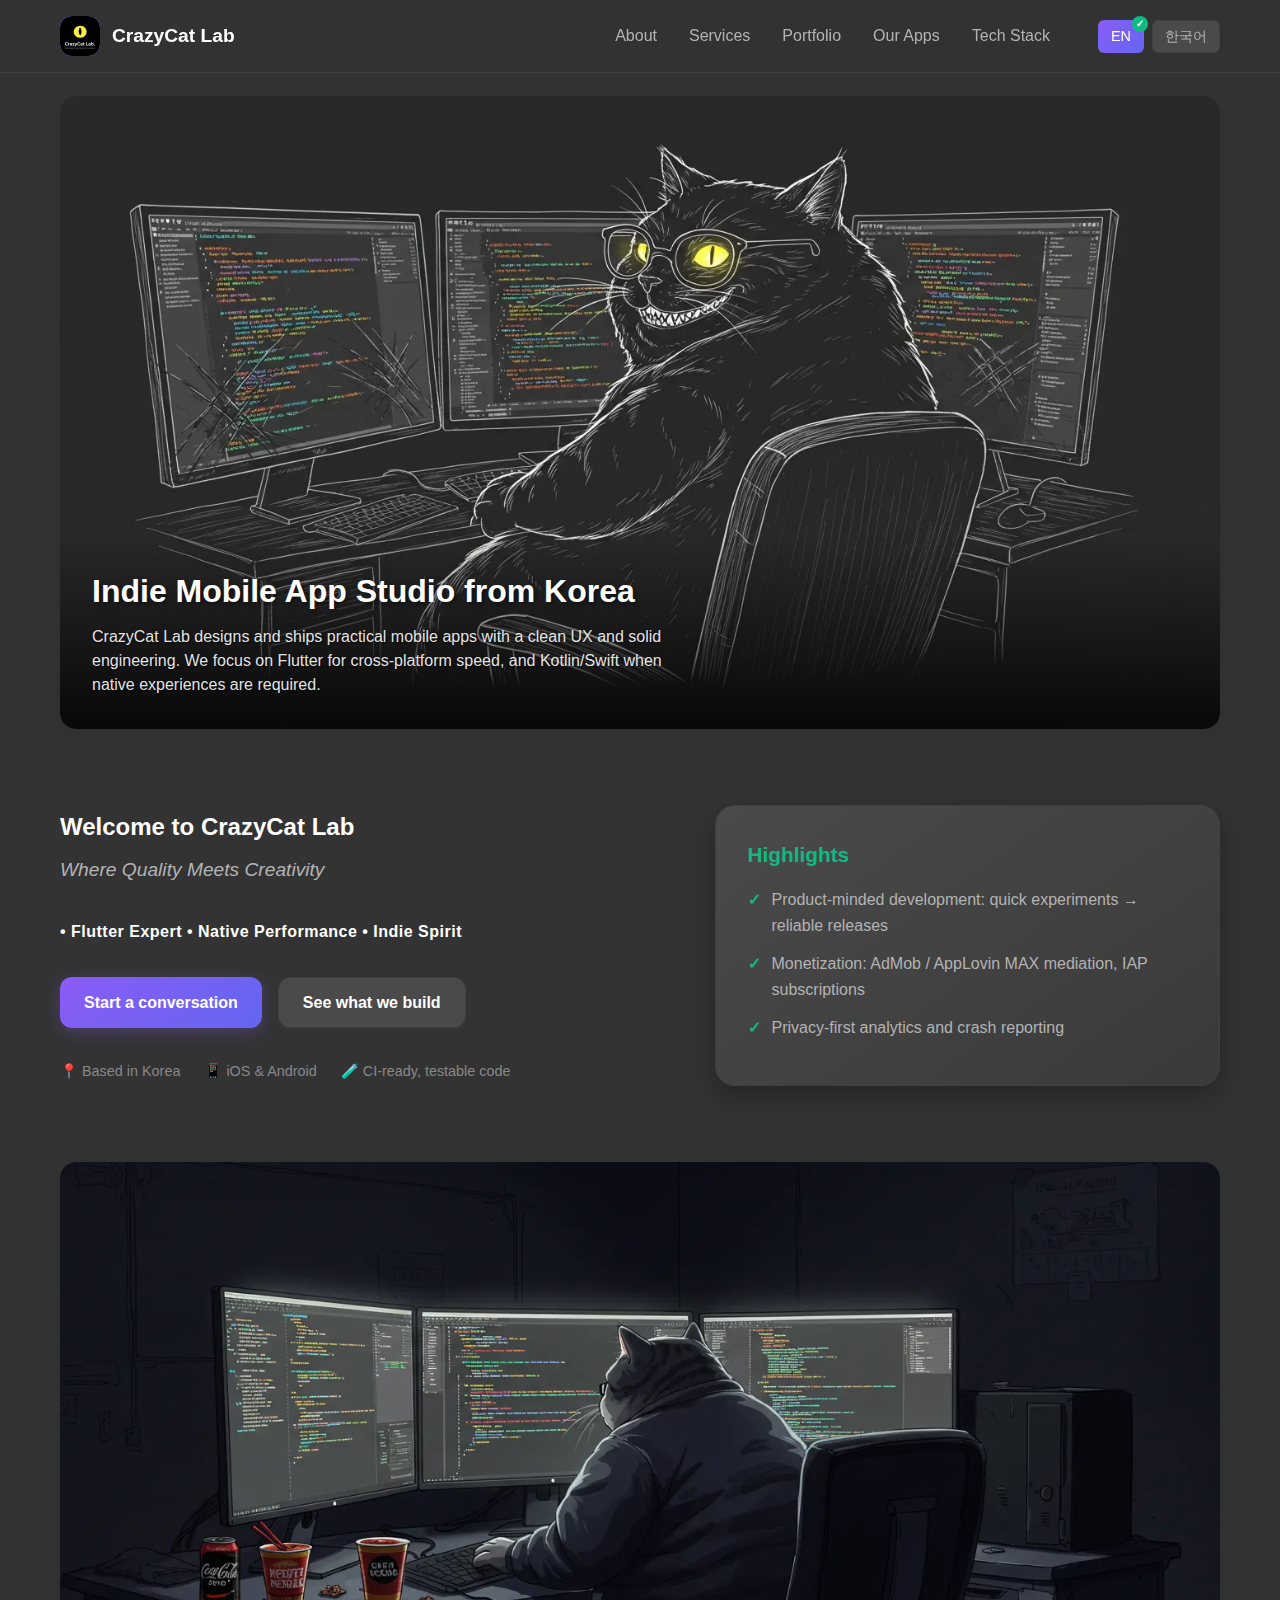
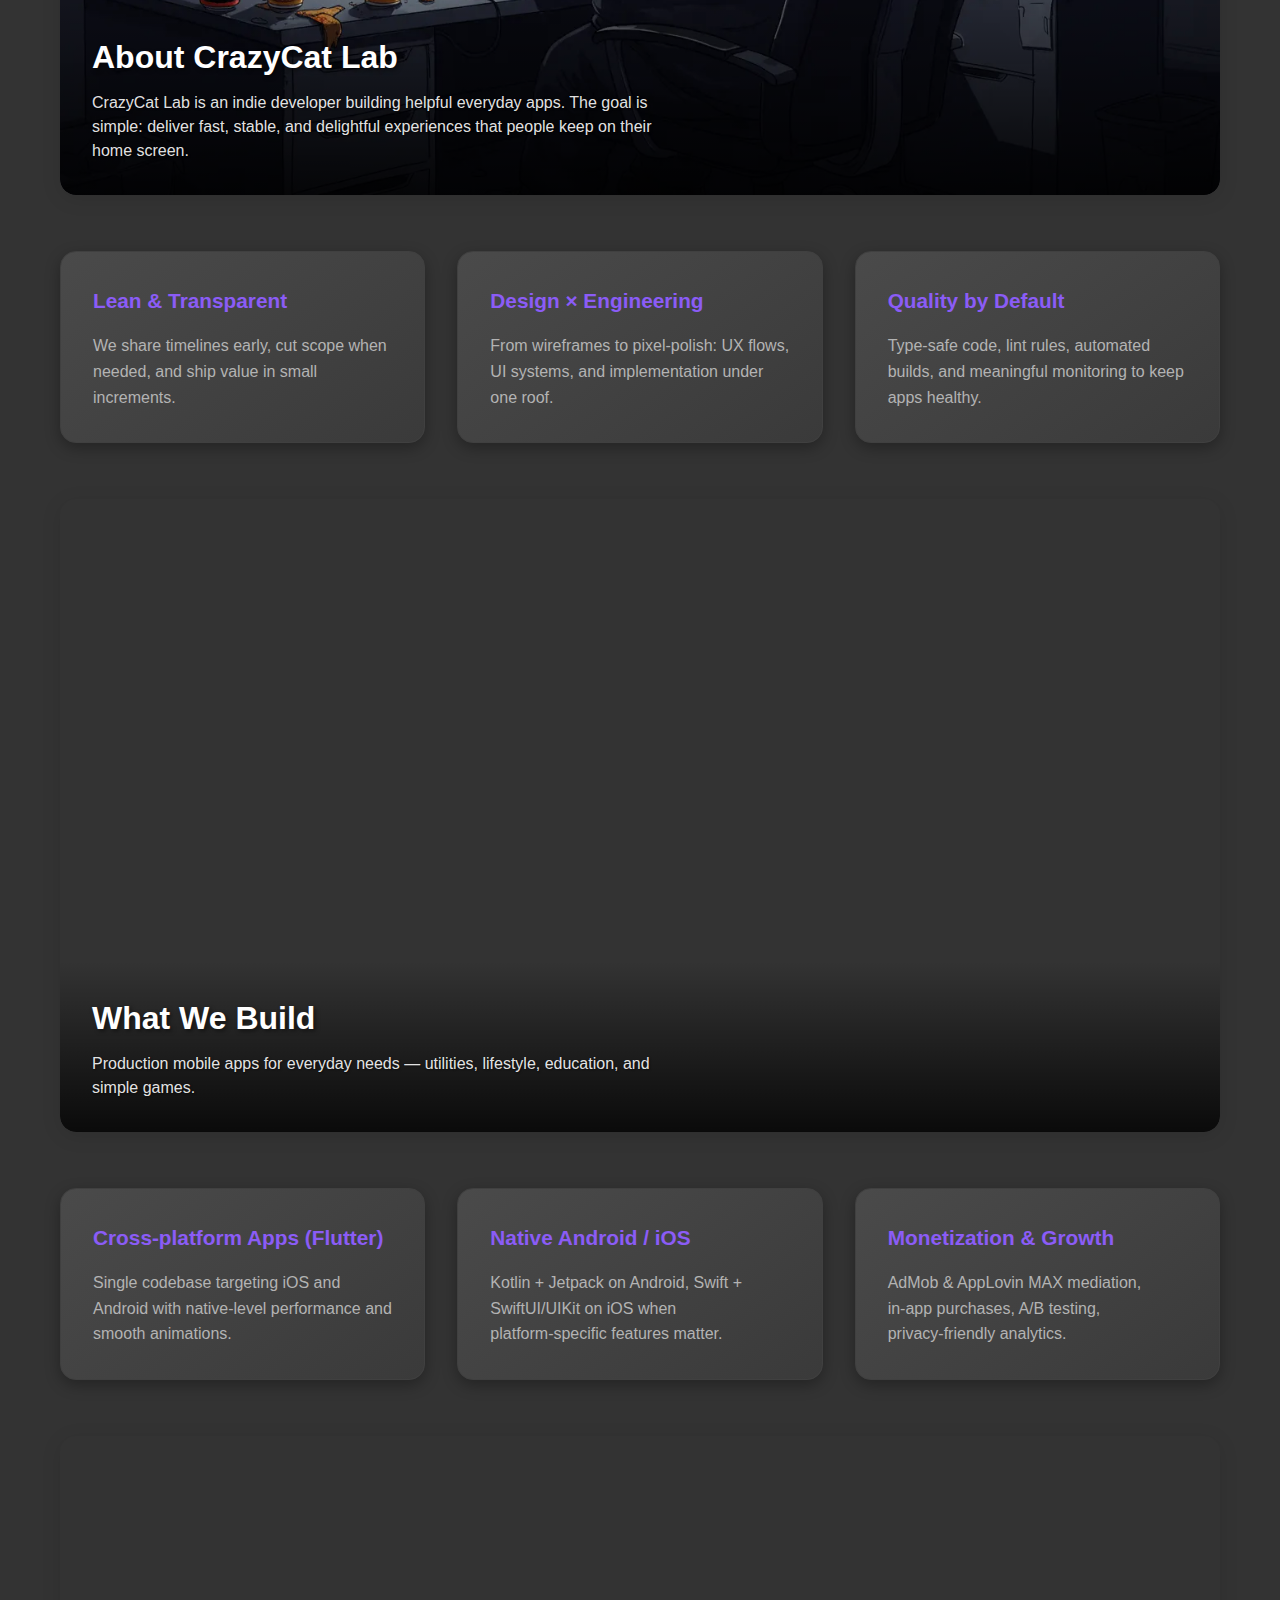
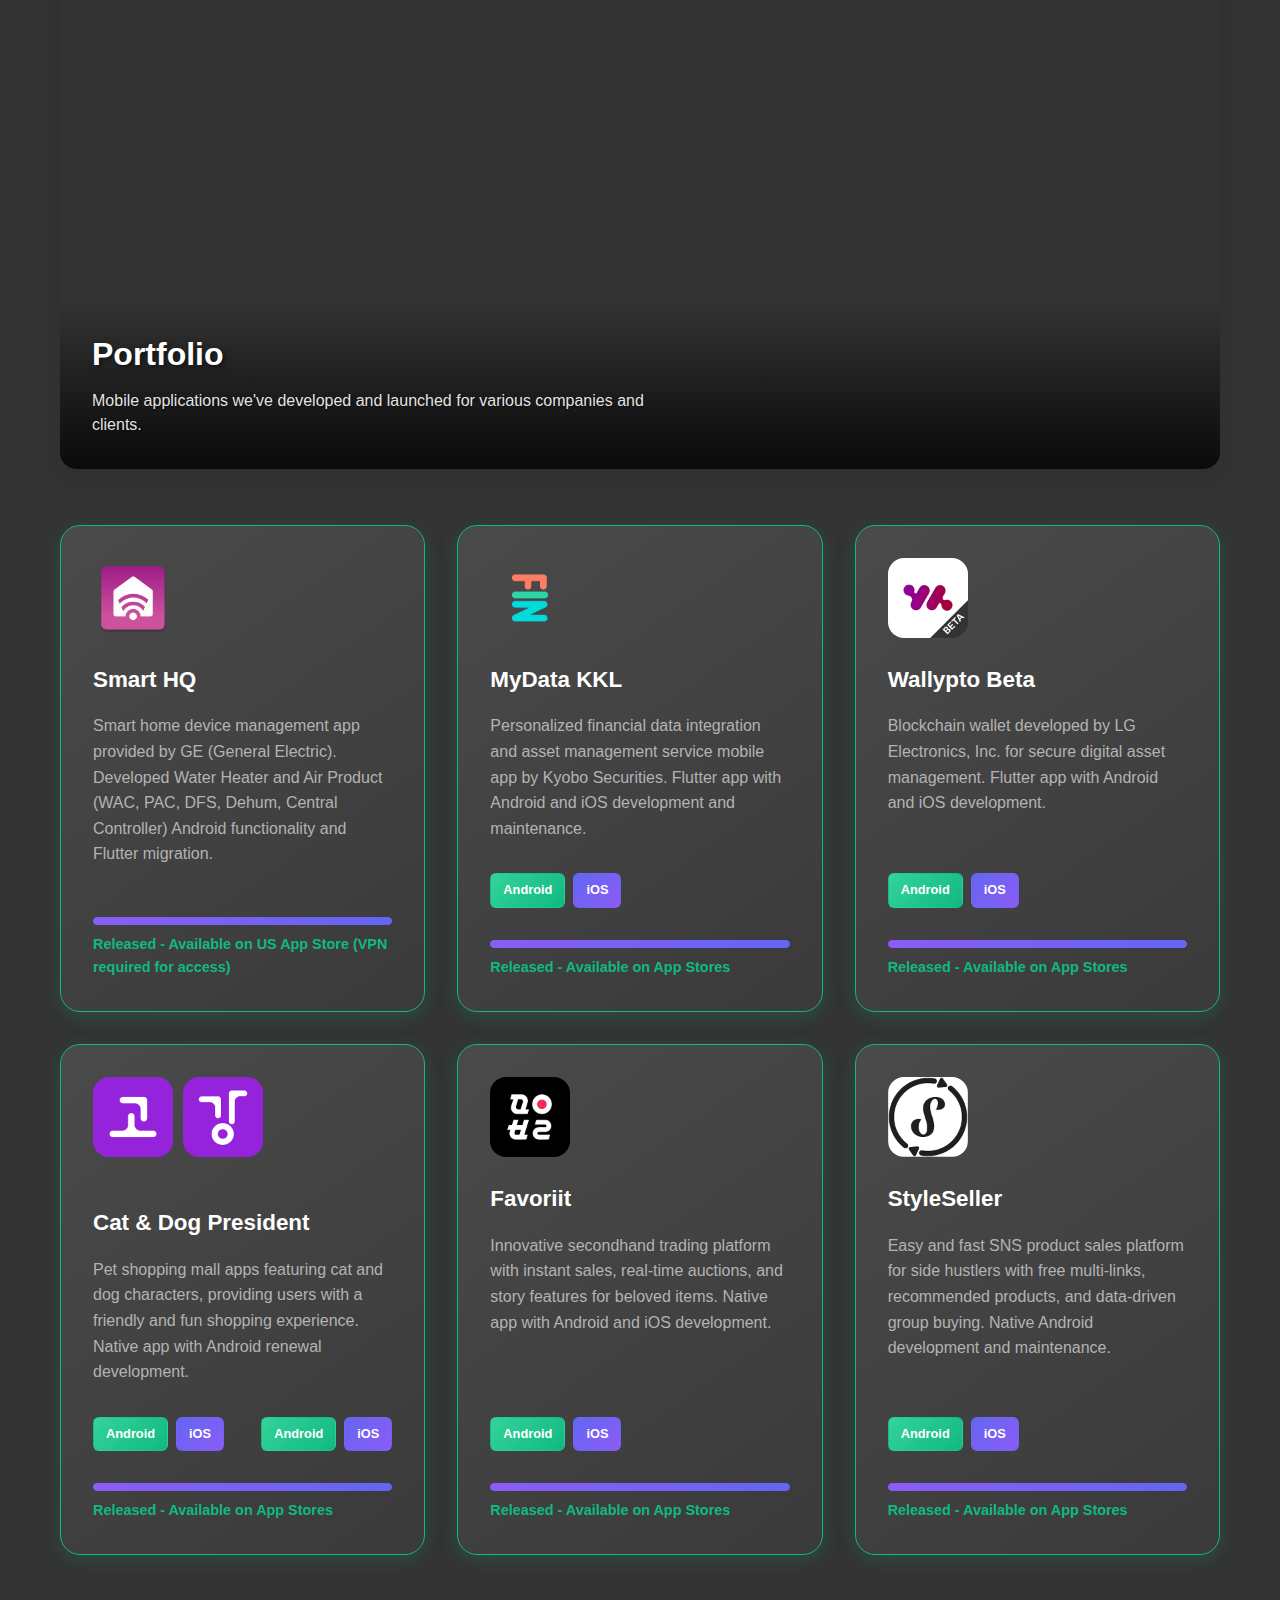
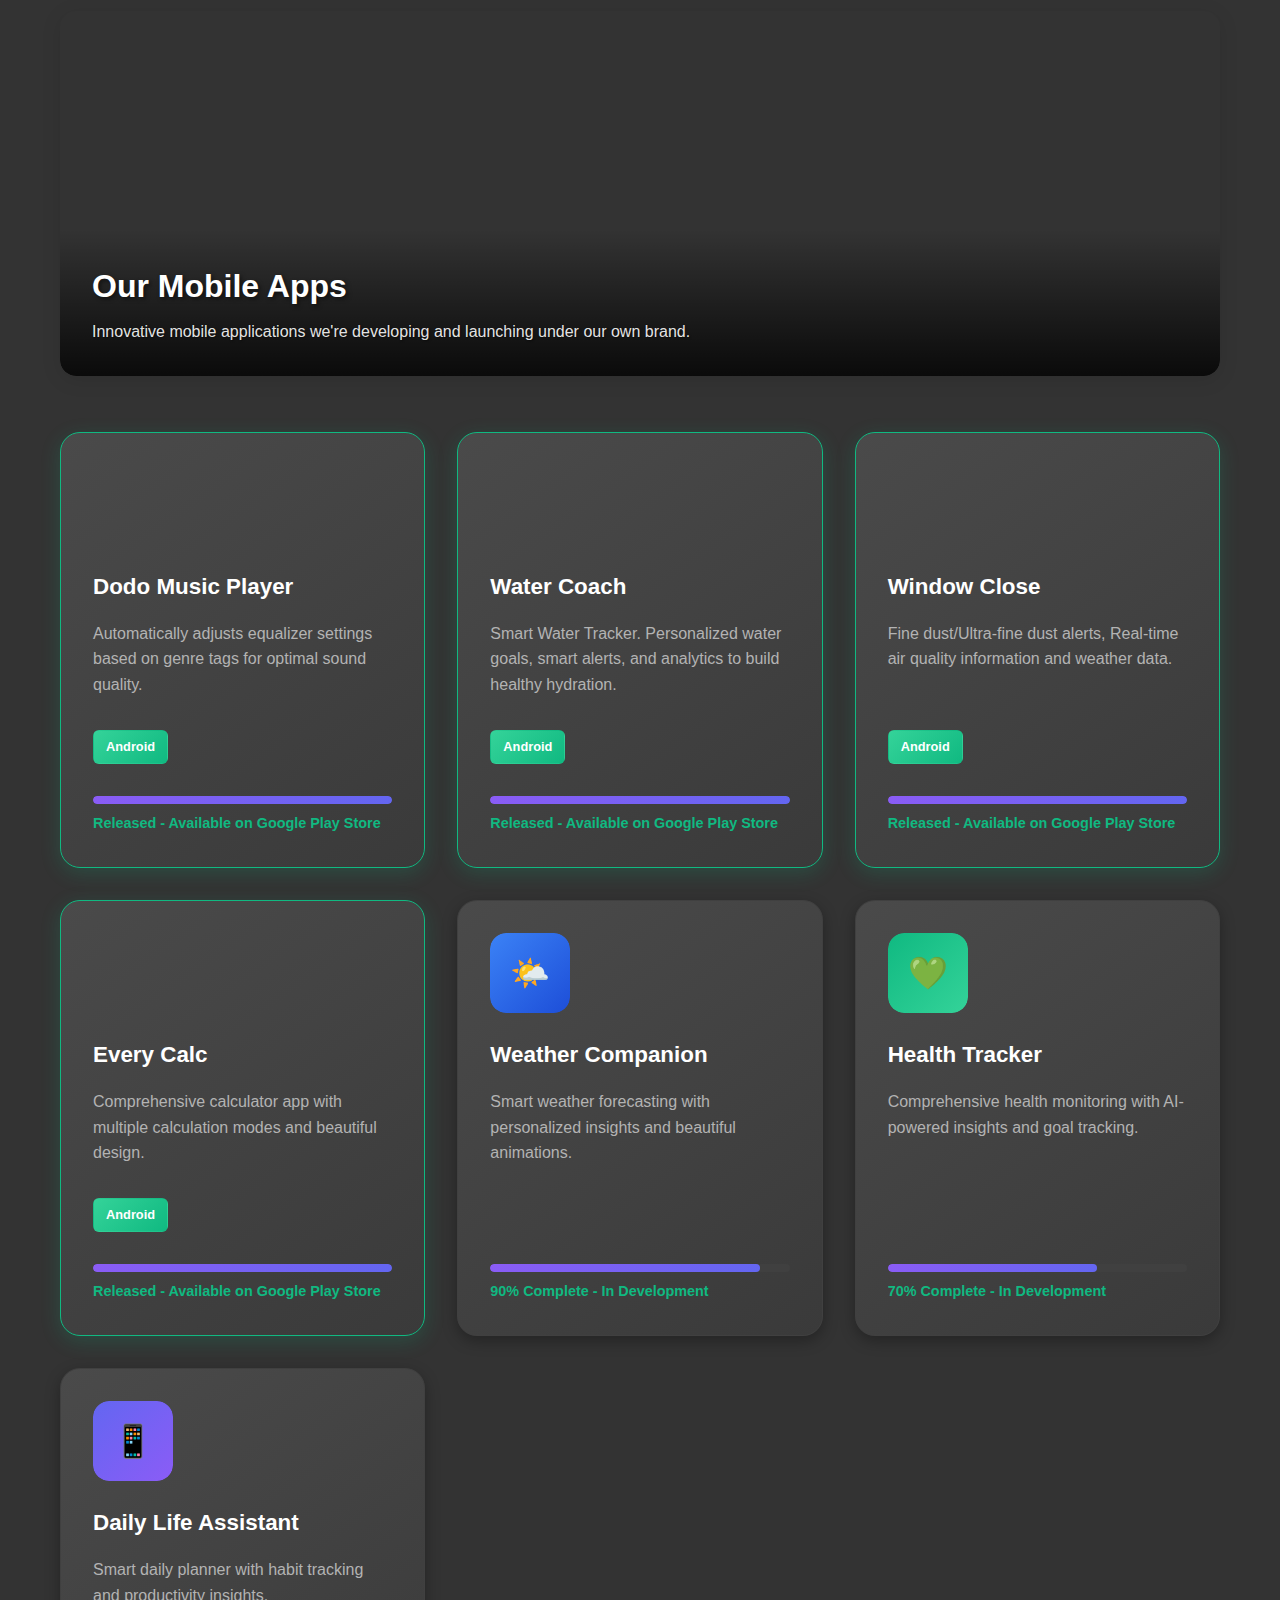
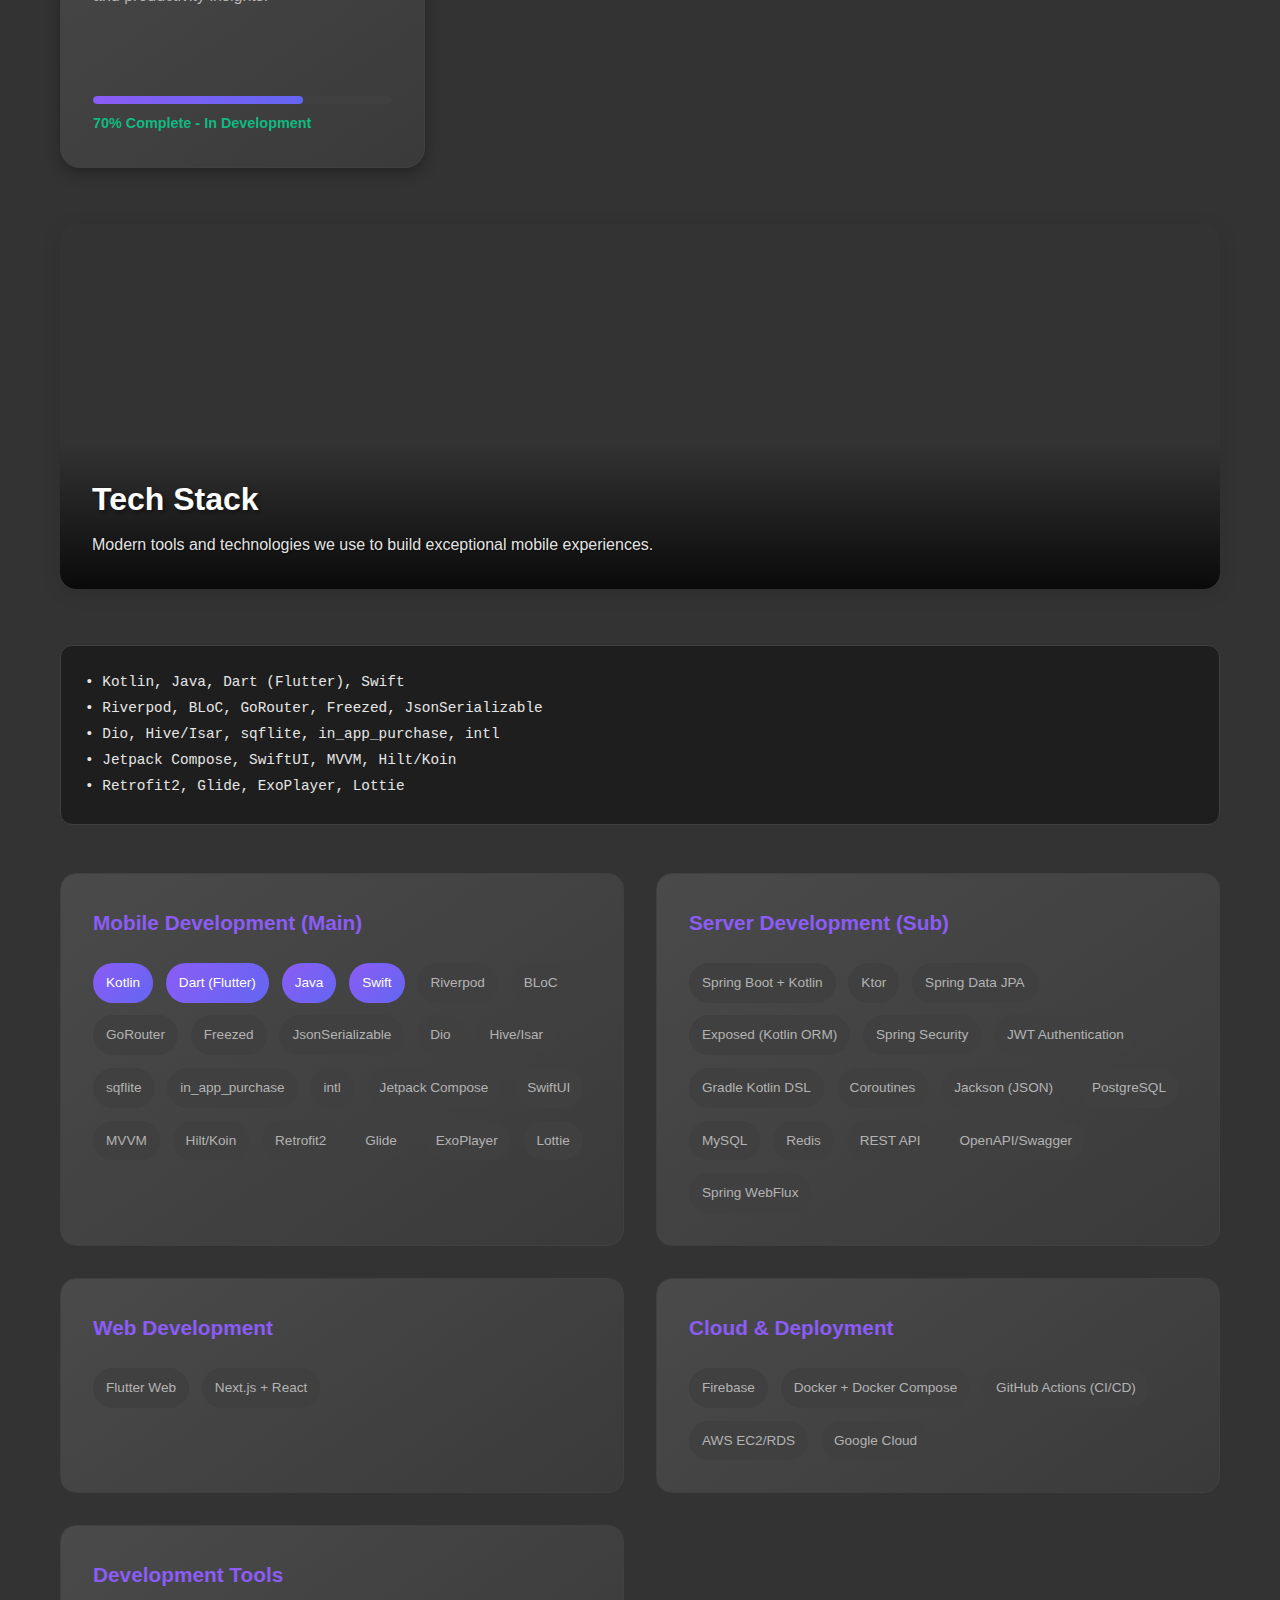
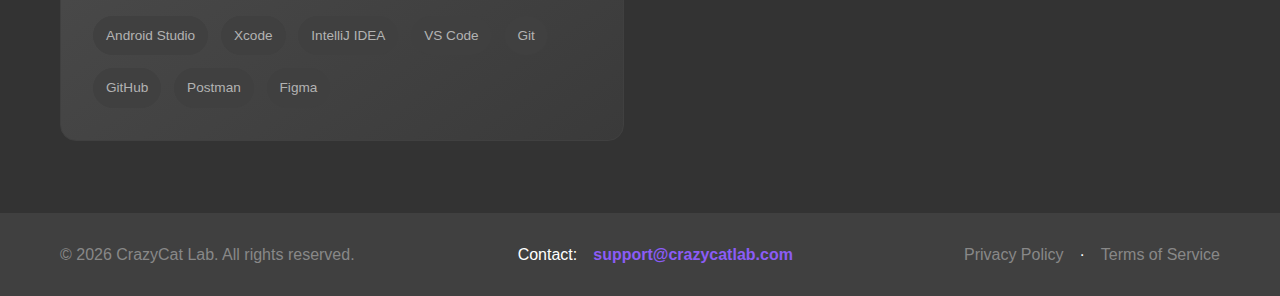
<file: index.html>
<!DOCTYPE html>
<html lang="en">
<head>
    <meta charset="UTF-8">
    <meta name="viewport" content="width=device-width, initial-scale=1.0">
    <title>CrazyCat Lab — Mobile App Developer from Korea</title>
    <meta name="description" content="CrazyCat Lab is a Korea-based indie studio building high-quality mobile apps with Flutter, Kotlin, and Swift. Portfolio, services, tech stack, and contact.">
    
    <!-- SEO Essential Tags -->
    <link rel="canonical" href="https://crazycatlab.com/">
    <meta property="og:url" content="https://crazycatlab.com/">
    <meta property="og:site_name" content="CrazyCat Lab">
    <meta property="og:type" content="website">
    <meta property="og:title" content="CrazyCat Lab — Mobile App Developer from Korea">
    <meta property="og:description" content="CrazyCat Lab is a Korea-based indie studio building high-quality mobile apps with Flutter, Kotlin, and Swift. Portfolio, services, tech stack, and contact.">
    <meta property="og:image" content="https://crazycatlab.com/app_icon.png">
    <meta property="og:locale" content="en_US">
    <meta property="og:locale:alternate" content="ko_KR">
    
    <!-- Twitter Card Tags -->
    <meta name="twitter:card" content="summary_large_image">
    <meta name="twitter:site" content="@crazycatlab">
    <meta name="twitter:title" content="CrazyCat Lab — Mobile App Developer from Korea">
    <meta name="twitter:description" content="CrazyCat Lab is a Korea-based indie studio building high-quality mobile apps with Flutter, Kotlin, and Swift. Portfolio, services, tech stack, and contact.">
    <meta name="twitter:image" content="https://crazycatlab.com/app_icon.png">
    
    <!-- Additional SEO Tags -->
    <meta name="robots" content="index,follow,max-snippet:-1,max-image-preview:large,max-video-preview:-1">
    <meta name="googlebot" content="index,follow">
    <meta name="bingbot" content="index,follow">
    
    <!-- Security Headers -->
    <meta http-equiv="X-Content-Type-Options" content="nosniff">
    <meta http-equiv="X-XSS-Protection" content="1; mode=block">
    <meta http-equiv="Referrer-Policy" content="strict-origin-when-cross-origin">
    <meta http-equiv="Content-Security-Policy" content="upgrade-insecure-requests">
    
    <!-- Favicon -->
    <link rel="icon" href="data:image/svg+xml,<svg xmlns='http://www.w3.org/2000/svg' viewBox='0 0 100 100'><rect width='100' height='100' rx='20' fill='%238b5cf6'/><text x='50' y='58' text-anchor='middle' font-size='54' fill='white' font-family='Arial,Helvetica,sans-serif'>C</text></svg>">
    
    <!-- PWA Manifest -->
    <link rel="manifest" href="manifest.json">
    
    <!-- Apple Touch Icon -->
    <link rel="apple-touch-icon" href="data:image/svg+xml,<svg xmlns='http://www.w3.org/2000/svg' viewBox='0 0 100 100'><rect width='100' height='100' rx='20' fill='%238b5cf6'/><text x='50' y='58' text-anchor='middle' font-size='54' fill='white' font-family='Arial,Helvetica,sans-serif'>C</text></svg>">
    
    <!-- Theme Color -->
    <meta name="theme-color" content="#8b5cf6">
    <meta name="apple-mobile-web-app-capable" content="yes">
    <meta name="apple-mobile-web-app-status-bar-style" content="black-translucent">
    
    <!-- Styles -->
    <link rel="stylesheet" href="css/style.css">
    
    <!-- Complete Modal Implementation in Head -->
    <script>
        // Complete app data and modal implementation
        const appData = {
            wallypto: {
                title: 'Wallypto Beta',
                titleKo: 'Wallypto Beta',
                description: 'Blockchain wallet developed by LG Electronics, Inc. for secure digital asset management. Developed with Flutter for Android and iOS platforms.',
                descriptionKo: 'LG Electronics, Inc.에서 개발한 안전한 디지털 자산 관리를 위한 블록체인 지갑입니다. Flutter 앱으로 Android와 iOS 담당 개발을 진행했습니다.',
                storeUrl: 'https://play.google.com/store/apps/details?id=xyz.wallypto',
                storeUrlIos: 'https://apps.apple.com/kr/app/wallypto-blockchain-wallet/id1639302472',
                images: ['image/wallypto/unnamed1.webp', 'image/wallypto/unnamed2.webp', 'image/wallypto/unnamed3.webp', 'image/wallypto/unnamed4.webp', 'image/wallypto/unnamed5.webp', 'image/wallypto/unnamed6.webp']
            },
            watercoach: {
                title: 'Water Coach',
                titleKo: 'Water Coach',
                description: 'Smart Water Tracker. Personalized water goals, smart alerts, and analytics to build healthy hydration.',
                descriptionKo: '스마트 물 섭취 트래커. 개인화된 물 목표, 스마트 알림, 건강한 수분 섭취 습관을 위한 분석 기능을 제공합니다.',
                storeUrl: 'https://play.google.com/store/apps/details?id=com.crazycatlab.watercoach',
                images: ['image/water_coach/water_coach_01.webp', 'image/water_coach/water_coach_02.webp', 'image/water_coach/water_coach_03.webp', 'image/water_coach/water_coach_04.webp', 'image/water_coach/water_coach_05.webp', 'image/water_coach/water_coach_06.webp', 'image/water_coach/water_coach_07.webp', 'image/water_coach/water_coach_08.webp']
            },
            windowclose: {
                title: 'Window Close',
                titleKo: 'Window Close',
                description: 'Fine dust/Ultra-fine dust alerts, Real-time air quality information and weather data.',
                descriptionKo: '미세먼지/초미세먼지 알림, 실시간 대기질 정보와 날씨 정보를 제공합니다.',
                storeUrl: 'https://play.google.com/store/apps/details?id=com.crazycatlab.simple_air',
                images: ['image/window_close/windowclose01.webp', 'image/window_close/windowclose02.webp', 'image/window_close/windowclose03.webp', 'image/window_close/windowclose04.webp', 'image/window_close/windowclose05.webp', 'image/window_close/windowclose06.webp']
            },
            everycalc: {
                title: 'Every Calc',
                titleKo: 'Every Calc',
                description: 'Comprehensive calculator app with multiple calculation modes and beautiful design.',
                descriptionKo: '다양한 계산 모드와 아름다운 디자인을 갖춘 종합 계산기 앱입니다.',
                storeUrl: 'https://play.google.com/store/apps/details?id=com.crazycatlab.every_calc',
                images: ['image/every_calc/calc1.webp', 'image/every_calc/calc2.webp', 'image/every_calc/calc3.webp', 'image/every_calc/calc4.webp', 'image/every_calc/calc5.webp', 'image/every_calc/calc6.webp', 'image/every_calc/calc7.webp', 'image/every_calc/calc8.webp']
            },
            smarthq: {
                title: 'Smart HQ',
                titleKo: 'Smart HQ',
                description: 'Smart home device management app provided by GE (General Electric). Developed Water Heater and Air Product (WAC, PAC, DFS, Dehum, Central Controller) Android functionality and Flutter migration.',
                descriptionKo: 'GE(General Electric)에서 제공하는 스마트 홈 디바이스 관리 앱입니다. Water Heater와 Air Product(WAC, PAC, DFS, Dehum, Central Controller) Android 담당 및 Flutter 리뉴얼(마이그레이션)을 진행했습니다.',
                storeUrl: null,
                images: ['image/smarthq/smarthq1.webp', 'image/smarthq/smarthq2.webp', 'image/smarthq/smarthq3.webp', 'image/smarthq/smarthq4.webp', 'image/smarthq/smarthq5.webp', 'image/smarthq/smarthq6.webp']
            },
            kkl: {
                title: 'MyData KKL',
                titleKo: '마이데이터 끌',
                description: 'Personalized financial data integration and asset management service mobile app by Kyobo Securities. Developed with Flutter for Android and iOS platforms, responsible for development and maintenance.',
                descriptionKo: '교보증권의 개인화된 금융 데이터 통합 및 자산 관리 서비스 모바일 앱입니다. Flutter 앱으로 Android와 iOS 담당 개발 및 유지보수를 진행했습니다.',
                storeUrl: 'https://play.google.com/store/apps/details?id=com.iprovest.mykkl',
                storeUrlIos: 'https://apps.apple.com/us/app/id1617913593',
                images: ['image/kkl/kkl1.webp', 'image/kkl/kkl2.webp', 'image/kkl/kkl3.webp', 'image/kkl/kkl4.webp', 'image/kkl/kkl5.webp', 'image/kkl/kkl6.webp', 'image/kkl/kkl7.webp', 'image/kkl/kkl8.webp']
            },
            funnc: {
                title: 'Cat & Dog President',
                titleKo: '고양이 대통령 & 강아지 대통령',
                description: 'Pet shopping mall apps featuring cat and dog characters. Developed with Native Android technology, responsible for Android renewal development.',
                descriptionKo: '고양이와 강아지 캐릭터를 특징으로 하는 펫 쇼핑몰 앱입니다. Native 앱으로 Android 리뉴얼 개발을 담당했습니다.',
                isDoubleApp: true,
                apps: {
                    cat: {
                        storeUrl: 'https://play.google.com/store/apps/details?id=com.funnc.catpre',
                        storeUrlIos: 'https://apps.apple.com/me/app/id1133039683',
                        images: ['image/funnc/go1.webp', 'image/funnc/go2.webp', 'image/funnc/go3.webp', 'image/funnc/go4.webp', 'image/funnc/go5.webp']
                    },
                    dog: {
                        storeUrl: 'https://play.google.com/store/apps/details?id=com.funnc.dogpre',
                        storeUrlIos: 'https://apps.apple.com/me/app/id1121905472',
                        images: ['image/funnc/gang1.webp', 'image/funnc/gang2.webp', 'image/funnc/gang3.webp', 'image/funnc/gang4.webp', 'image/funnc/gang5.webp']
                    }
                }
            },
            favoriit: {
                title: 'Favoriit',
                titleKo: '페이보릿',
                description: 'Innovative secondhand trading platform with instant sales, real-time auctions, and story features. Developed with Native Android and iOS technology, responsible for development.',
                descriptionKo: '즉시 판매, 실시간 경매, 소중한 물건들의 스토리 기능을 갖춘 혁신적인 중고거래 플랫폼입니다. Native 앱으로 Android와 iOS 개발을 담당했습니다.',
                storeUrl: 'https://play.google.com/store/apps/details?id=com.favoriit',
                storeUrlIos: 'https://apps.apple.com/kr/app/페이보릿-favoriit/id1532185221',
                images: ['image/favoriit/favoriit1.webp', 'image/favoriit/favoriit2.webp', 'image/favoriit/favoriit3.webp', 'image/favoriit/favoriit4.webp', 'image/favoriit/favoriit5.webp', 'image/favoriit/favoriit6.webp']
            },
            style: {
                title: 'StyleSeller',
                titleKo: '스타일셀러',
                description: 'Easy and fast SNS product sales platform for side hustlers with free multi-links, recommended products, and data-driven group buying. Native Android development and maintenance.',
                descriptionKo: 'N잡러를 위한 쉽고 빠른 SNS 상품 판매 플랫폼입니다. 무료 멀티링크, 추천상품, 매주 발행 셀러레터, 데이터 기반 공동구매 매칭 등 다양한 혜택을 제공합니다. Native앱으로 Android 개발 및 유지보수 담당.',
                storeUrl: 'https://play.google.com/store/apps/details?id=com.mint.style',
                storeUrlIos: 'https://apps.apple.com/kr/app/n잡러-필수앱-스타일셀러/id1262954182',
                images: ['image/style/style1.webp', 'image/style/style2.webp', 'image/style/style3.webp', 'image/style/style4.webp', 'image/style/style5.webp', 'image/style/style6.webp', 'image/style/style7.webp']
            },
            dodomusicplayer: {
                title: 'Dodo Music Player',
                titleKo: 'Dodo Music Player',
                description: 'Automatically adjusts equalizer settings based on genre tags for optimal sound quality.',
                descriptionKo: '장르 태그를 기반으로 이퀄라이저 설정을 자동으로 조절하여 최적의 음질을 제공합니다.',
                storeUrl: 'https://play.google.com/store/apps/details?id=com.crazycatlab.dodo',
                images: ['image/dodo_music_player/dodo01.webp', 'image/dodo_music_player/dodo02.webp', 'image/dodo_music_player/dodo03.webp', 'image/dodo_music_player/dodo04.webp', 'image/dodo_music_player/dodo05.webp', 'image/dodo_music_player/dodo06.webp', 'image/dodo_music_player/dodo07.webp', 'image/dodo_music_player/dodo08.webp']
            }
        };

        // Define functions (will be registered after DOM and scripts load)
        function headOpenAppModal(appId) {
            const app = appData[appId];
            if (!app) {
                console.error('App data not found for:', appId);
                return;
            }
            
            const modal = document.getElementById('appModal');
            const modalTitle = document.getElementById('modalTitle');
            const modalDescription = document.getElementById('modalDescription');
            const modalStoreLink = document.getElementById('modalStoreLink');
            const imageContainer = document.getElementById('imageContainer');
            
            if (!modal) {
                console.error('Modal element not found!');
                return;
            }
            
            // Set title and description based on current language
            const currentLang = localStorage.getItem('language') || 'en';
            modalTitle.textContent = currentLang === 'ko' && app.titleKo ? app.titleKo : app.title;
            modalDescription.textContent = currentLang === 'ko' && app.descriptionKo ? app.descriptionKo : app.description;
            
            // Clear and populate images
            imageContainer.innerHTML = '';
            
            if (app.isDoubleApp) {
                // Handle double app (Cat & Dog President)
                const allImages = [...app.apps.cat.images, ...app.apps.dog.images];
                allImages.forEach(imageSrc => {
                    const img = document.createElement('img');
                    img.src = imageSrc;
                    img.className = 'gallery-image';
                    img.loading = 'lazy';
                    imageContainer.appendChild(img);
                });
                
                modalStoreLink.innerHTML = `
                    <div style="display: flex; gap: 1rem; justify-content: space-between; align-items: center; flex-wrap: wrap;">
                        <div style="display: flex; gap: 0.5rem;">
                            <a href="https://play.google.com/store/apps/details?id=com.funnc.catpre" target="_blank" class="modal-store-link">고양이 대통령 Android</a>
                            <a href="https://apps.apple.com/me/app/id1133039683" target="_blank" class="modal-store-link" style="background: linear-gradient(135deg, #6366f1, #8b5cf6);">고양이 대통령 iOS</a>
                        </div>
                        <span style="color: var(--text-muted); font-size: 1.2rem;">|</span>
                        <div style="display: flex; gap: 0.5rem;">
                            <a href="https://play.google.com/store/apps/details?id=com.funnc.dogpre" target="_blank" class="modal-store-link">강아지 대통령 Android</a>
                            <a href="https://apps.apple.com/me/app/id1121905472" target="_blank" class="modal-store-link" style="background: linear-gradient(135deg, #6366f1, #8b5cf6);">강아지 대통령 iOS</a>
                        </div>
                    </div>
                `;
            } else {
                // Handle regular apps
                app.images.forEach(imageSrc => {
                    const img = document.createElement('img');
                    img.src = imageSrc;
                    img.className = 'gallery-image';
                    img.loading = 'lazy';
                    imageContainer.appendChild(img);
                });
                
                if (app.storeUrl || app.storeUrlIos) {
                    let storeLinksHtml = '<div style="display: flex; gap: 0.5rem;">';
                    if (app.storeUrl) {
                        storeLinksHtml += `<a href="${app.storeUrl}" target="_blank" class="modal-store-link">Android</a>`;
                    }
                    if (app.storeUrlIos) {
                        storeLinksHtml += `<a href="${app.storeUrlIos}" target="_blank" class="modal-store-link">iOS</a>`;
                    }
                    storeLinksHtml += '</div>';
                    modalStoreLink.innerHTML = storeLinksHtml;
                } else if (appId === 'smarthq') {
                    // Special case for Smart HQ - show proper release status
                    const currentLang = localStorage.getItem('language') || 'en';
                    const releaseMessage = currentLang === 'ko' ? 
                        '출시됨 - 미국 앱 스토어에서 이용 가능 (VPN 필요)' : 
                        'Released - Available on US App Store (VPN required for access)';
                    modalStoreLink.innerHTML = `<span style="color: var(--accent-green);">${releaseMessage}</span>`;
                } else {
                    modalStoreLink.innerHTML = '<span style="color: var(--accent-green);">Coming Soon</span>';
                }
            }
            
            // Show modal
            modal.style.display = 'block';
            document.body.style.overflow = 'hidden';
        }
        
        function headCloseAppModal() {
            const modal = document.getElementById('appModal');
            if (modal) {
                modal.style.display = 'none';
                document.body.style.overflow = 'auto';
            }
        }
        
        function headToggleMobileMenu() {
            const navMenu = document.querySelector('.nav-menu');
            const mobileMenuBtn = document.querySelector('.mobile-menu-btn');
            
            if (navMenu && mobileMenuBtn) {
                navMenu.classList.toggle('active');
                mobileMenuBtn.classList.toggle('active');
                
                // Body scroll 관리
                if (navMenu.classList.contains('active')) {
                    document.body.style.overflow = 'hidden';
                } else {
                    document.body.style.overflow = 'auto';
                }
            }
        }
        
        // Register functions after DOM loads
        document.addEventListener('DOMContentLoaded', function() {
            // 글로벌 함수 등록
            window.openAppModal = headOpenAppModal;
            window.closeAppModal = headCloseAppModal;
            window.toggleMobileMenu = headToggleMobileMenu;
            
            // 모바일 메뉴 이벤트 등록
            const mobileMenuBtn = document.querySelector('.mobile-menu-btn');
            const navMenu = document.querySelector('.nav-menu');
            
            if (mobileMenuBtn) {
                mobileMenuBtn.addEventListener('click', headToggleMobileMenu);
                
                // 메뉴 링크 클릭 시 메뉴 닫기
                if (navMenu) {
                    navMenu.querySelectorAll('a').forEach(link => {
                        link.addEventListener('click', () => {
                            if (navMenu.classList.contains('active')) {
                                headToggleMobileMenu();
                            }
                        });
                    });
                    
                    // 외부 클릭 시 메뉴 닫기
                    document.addEventListener('click', (e) => {
                        if (!mobileMenuBtn.contains(e.target) && !navMenu.contains(e.target)) {
                            if (navMenu.classList.contains('active')) {
                                headToggleMobileMenu();
                            }
                        }
                    });
                }
            }
        });
    </script>

    

    

    
    <!-- Structured Data -->
    <script type="application/ld+json">
    {
        "@context": "https://schema.org",
        "@type": "Organization",
        "name": "CrazyCat Lab",
        "url": "https://crazycatlab.com",
        "logo": "https://crazycatlab.com/app_icon.png",
        "email": "support@crazycatlab.com",
        "address": {
            "@type": "PostalAddress",
            "addressCountry": "KR"
        }
    }
    </script>
</head>
<body>
    <!-- Header -->
    <header class="header">
        <div class="container">
            <nav class="nav">
                <a href="#hero" class="brand">
                    <div class="brand-badge">
                        <img src="image/dev/img_dev_logo.webp" alt="CrazyCatLab Logo" loading="eager" width="40" height="40" fetchpriority="high">
                    </div>
                    <span>CrazyCat Lab</span>
                </a>
                <div class="nav-menu">
                    <a href="#about" data-i18n="nav.about">About</a>
                    <a href="#services" data-i18n="nav.services">Services</a>
                    <a href="#portfolio" data-i18n="nav.portfolio">Portfolio</a>
                    <a href="#ourapps" data-i18n="nav.ourapps">Our Apps</a>
                    <a href="#stack" data-i18n="nav.stack">Tech Stack</a>
                    <div class="language-switcher">
                        <button class="lang-btn" onclick="switchToEnglish()">EN</button>
                        <button class="lang-btn" onclick="switchToKorean()">한국어</button>
                    </div>
                </div>
                <div class="mobile-menu-btn">
                    <span></span>
                    <span></span>
                    <span></span>
                </div>
            </nav>
        </div>
    </header>

    <!-- Main Content -->
    <main>
        <!-- Main Banner Section -->
        <section class="banner-section">
            <div class="container">
                <div class="banner-image">
                    <img src="image/dev/img_dev_banner0.webp" 
                         srcset="image/dev/img_dev_banner0.webp 2048w"
                         sizes="(max-width: 768px) 100vw, (max-width: 1200px) 90vw, 1024px"
                         alt="CrazyCat Lab Main Banner" 
                         loading="eager"
                         fetchpriority="high"
                         width="1024" 
                         height="322"
                         decoding="async">
                    <div class="banner-overlay">
                        <h2 data-i18n="hero.title">Indie Mobile App Studio from Korea</h2>
                        <p data-i18n="hero.description">CrazyCat Lab designs and ships practical mobile apps with a clean UX and solid engineering. We focus on Flutter for cross‑platform speed, and Kotlin/Swift when native experiences are required.</p>
                    </div>
                </div>
            </div>
        </section>

        <!-- Hero Section -->
        <section id="hero" class="hero">
            <div class="container">
                <div class="hero-content">
                    <div class="hero-text">
                        <h2 data-i18n="hero.welcome">Welcome to CrazyCat Lab</h2>
                        <p class="hero-subtitle" data-i18n="hero.subtitle">Where Quality Meets Creativity</p>
                        <div class="hero-features" data-i18n="hero.features">
                            • Flutter Expert • Native Performance • Indie Spirit
                        </div>
                        <div class="cta-buttons">
                            <a href="mailto:support@crazycatlab.com" class="btn btn-primary" data-i18n="hero.cta.primary">Start a conversation</a>
                            <a href="#portfolio" class="btn btn-secondary" data-i18n="hero.cta.secondary">See what we build</a>
                        </div>
                        <div class="hero-meta">
                            <span data-i18n="hero.meta.location">📍 Based in Korea</span>
                            <span data-i18n="hero.meta.platforms">📱 iOS & Android</span>
                            <span data-i18n="hero.meta.quality">🧪 CI-ready, testable code</span>
                        </div>
                    </div>
                    <div class="hero-card">
                        <h3 data-i18n="hero.highlights.title">Highlights</h3>
                        <ul>
                            <li data-i18n="hero.highlights.item1">Product-minded development: quick experiments → reliable releases</li>
                            <li data-i18n="hero.highlights.item2">Monetization: AdMob / AppLovin MAX mediation, IAP subscriptions</li>
                            <li data-i18n="hero.highlights.item3">Privacy-first analytics and crash reporting</li>
                        </ul>
                    </div>
                </div>
            </div>
        </section>

        <!-- Banner Section -->
        <section class="banner-section">
            <div class="container">
                <div class="banner-image">
                    <img src="image/dev/img_dev_banner1.webp" 
                         srcset="image/dev/img_dev_banner1.webp 2048w"
                         sizes="(max-width: 768px) 100vw, (max-width: 1200px) 90vw, 1024px"
                         alt="About CrazyCat Lab Banner" 
                         loading="eager"
                         fetchpriority="high"
                         width="1024" 
                         height="322"
                         decoding="async">
                    <div class="banner-overlay">
                        <h2 data-i18n="about.title">About CrazyCat Lab</h2>
                        <p data-i18n="about.description">CrazyCat Lab is an indie developer building helpful everyday apps. The goal is simple: deliver fast, stable, and delightful experiences that people keep on their home screen.</p>
                    </div>
                </div>
            </div>
        </section>

        <!-- About Section -->
        <section id="about" class="section">
            <div class="container">
                <div class="grid-3">
                    <div class="card">
                        <h3 data-i18n="about.lean.title">Lean & Transparent</h3>
                        <p data-i18n="about.lean.description">We share timelines early, cut scope when needed, and ship value in small increments.</p>
                    </div>
                    <div class="card">
                        <h3 data-i18n="about.design.title">Design × Engineering</h3>
                        <p data-i18n="about.design.description">From wireframes to pixel‑polish: UX flows, UI systems, and implementation under one roof.</p>
                    </div>
                    <div class="card">
                        <h3 data-i18n="about.quality.title">Quality by Default</h3>
                        <p data-i18n="about.quality.description">Type‑safe code, lint rules, automated builds, and meaningful monitoring to keep apps healthy.</p>
                    </div>
                </div>
            </div>
        </section>

        <!-- Services Banner -->
        <section class="banner-section">
            <div class="container">
                <div class="banner-image">
                    <img src="image/dev/img_dev_banner2.webp" 
                         srcset="image/dev/img_dev_banner2.webp 2048w"
                         sizes="(max-width: 768px) 100vw, (max-width: 1200px) 90vw, 1024px"
                         alt="What We Build Banner" 
                         loading="lazy"
                         width="1024" 
                         height="322"
                         decoding="async">
                    <div class="banner-overlay">
                        <h2 data-i18n="services.title">What We Build</h2>
                        <p data-i18n="services.description">Production mobile apps for everyday needs — utilities, lifestyle, education, and simple games.</p>
                    </div>
                </div>
            </div>
        </section>

        <!-- Services Section -->
        <section id="services" class="section">
            <div class="container">
                <div class="grid-3">
                    <div class="card">
                        <h3 data-i18n="services.flutter.title">Cross‑platform Apps (Flutter)</h3>
                        <p data-i18n="services.flutter.description">Single codebase targeting iOS and Android with native‑level performance and smooth animations.</p>
                    </div>
                    <div class="card">
                        <h3 data-i18n="services.native.title">Native Android / iOS</h3>
                        <p data-i18n="services.native.description">Kotlin + Jetpack on Android, Swift + SwiftUI/UIKit on iOS when platform‑specific features matter.</p>
                    </div>
                    <div class="card">
                        <h3 data-i18n="services.monetization.title">Monetization & Growth</h3>
                        <p data-i18n="services.monetization.description">AdMob & AppLovin MAX mediation, in‑app purchases, A/B testing, privacy‑friendly analytics.</p>
                    </div>
                </div>
            </div>
        </section>
        
        <!-- Portfolio Banner -->
        <section class="banner-section">
            <div class="container">
                <div class="banner-image">
                    <img src="image/dev/img_dev_banner3.webp" 
                         srcset="image/dev/img_dev_banner3.webp 2048w"
                         sizes="(max-width: 768px) 100vw, (max-width: 1200px) 90vw, 1024px"
                         alt="Portfolio Banner" 
                         loading="lazy"
                         width="1024" 
                         height="322"
                         decoding="async">
                    <div class="banner-overlay">
                        <h2 data-i18n="portfolio.title">Portfolio</h2>
                        <p data-i18n="portfolio.description">Mobile applications we've developed and launched for various companies and clients.</p>
                    </div>
                </div>
            </div>
        </section>
        
        <!-- Portfolio Section -->
        <section id="portfolio" class="section">
            <div class="container">
                <div class="portfolio-grid">
                    <!-- Smart HQ - First Position -->
                    <div class="portfolio-card featured" onclick="window.openAppModal('smarthq')">
                        <div class="portfolio-icon">
                            <img src="image/smarthq/app_icon.webp" alt="Smart HQ App Icon" loading="lazy">
                        </div>
                        <div class="portfolio-content">
                            <h3 data-i18n="portfolio.smarthq.title">Smart HQ</h3>
                            <p data-i18n="portfolio.smarthq.description">Smart home device management app provided by GE (General Electric). Users can easily control and monitor GE smart devices.</p>
                            <div class="progress-bar">
                                <div class="progress-fill" style="width: 100%"></div>
                            </div>
                            <span class="progress-text" data-i18n="portfolio.smarthq.progress">Released - Available on US App Store</span>
                        </div>
                    </div>
                    
                    <!-- MyData KKL - Second Position -->
                    <div class="portfolio-card featured" onclick="openAppModal('kkl')">
                        <div class="portfolio-icon">
                            <img src="image/kkl/app_icon.webp" alt="MyData KKL App Icon" loading="lazy">
                        </div>
                        <div class="portfolio-content">
                            <h3 data-i18n="portfolio.kkl.title">MyData KKL</h3>
                            <p data-i18n="portfolio.kkl.description">Personalized financial data integration and asset management service mobile app by Kyobo Securities.</p>
                            <div class="store-links">
                                <a href="https://play.google.com/store/apps/details?id=com.iprovest.mykkl" target="_blank" class="store-link android" onclick="event.stopPropagation()">
                                    <span data-i18n="portfolio.kkl.android">Android</span>
                                </a>
                                <a href="https://apps.apple.com/us/app/id1617913593" target="_blank" class="store-link ios" onclick="event.stopPropagation()">
                                    <span data-i18n="portfolio.kkl.ios">iOS</span>
                                </a>
                            </div>
                            <div class="progress-bar">
                                <div class="progress-fill" style="width: 100%"></div>
                            </div>
                            <span class="progress-text" data-i18n="portfolio.kkl.progress">Released - Available on App Stores</span>
                        </div>
                    </div>
                    
                    <!-- Wallypto Beta - Third Position -->
                    <div class="portfolio-card featured" onclick="openAppModal('wallypto')">
                        <div class="portfolio-icon">
                            <img src="image/wallypto/app_icon.webp" alt="Wallypto Beta App Icon" loading="lazy">
                        </div>
                        <div class="portfolio-content">
                            <h3 data-i18n="portfolio.wallypto.title">Wallypto Beta</h3>
                            <p data-i18n="portfolio.wallypto.description">Blockchain wallet developed by LG Electronics, Inc. for secure digital asset management.</p>
                            <div class="store-links">
                                <a href="https://play.google.com/store/apps/details?id=xyz.wallypto" target="_blank" class="store-link android" onclick="event.stopPropagation()">
                                    <span data-i18n="portfolio.wallypto.android">Android</span>
                                </a>
                                <a href="https://apps.apple.com/kr/app/wallypto-blockchain-wallet/id1639302472" target="_blank" class="store-link ios" onclick="event.stopPropagation()">
                                    <span data-i18n="portfolio.wallypto.ios">iOS</span>
                                </a>
                            </div>
                            <div class="progress-bar">
                                <div class="progress-fill" style="width: 100%"></div>
                            </div>
                            <span class="progress-text" data-i18n="portfolio.wallypto.progress">Released - Available on App Stores</span>
                        </div>
                    </div>
                    
                    <!-- Cat & Dog President - Fourth Position -->
                    <div class="portfolio-card featured" onclick="openAppModal('funnc')">
                        <div style="display: flex; gap: 10px; margin-bottom: 1.5rem; justify-content: flex-start;">
                            <div class="portfolio-icon">
                                <img src="image/funnc/app_icon1.webp" alt="Cat President App Icon" loading="lazy">
                            </div>
                            <div class="portfolio-icon">
                                <img src="image/funnc/app_icon2.webp" alt="Dog President App Icon" loading="lazy">
                            </div>
                        </div>
                        <div class="portfolio-content">
                            <h3 data-i18n="portfolio.funnc.title">Cat & Dog President</h3>
                            <p data-i18n="portfolio.funnc.description">Pet shopping mall apps featuring cat and dog characters, providing users with a friendly and fun shopping experience.</p>
                            <div class="store-links" style="display: flex; justify-content: space-between; align-items: center; gap: 1rem;">
                                <div style="display: flex; gap: 0.5rem;">
                                    <a href="https://play.google.com/store/apps/details?id=com.funnc.catpre" target="_blank" class="store-link android" onclick="event.stopPropagation()">
                                        <span>Android</span>
                                    </a>
                                    <a href="https://apps.apple.com/me/app/id1133039683" target="_blank" class="store-link ios" onclick="event.stopPropagation()">
                                        <span>iOS</span>
                                    </a>
                                </div>
                                <div style="display: flex; gap: 0.5rem;">
                                    <a href="https://play.google.com/store/apps/details?id=com.funnc.dogpre" target="_blank" class="store-link android" onclick="event.stopPropagation()">
                                        <span>Android</span>
                                    </a>
                                    <a href="https://apps.apple.com/me/app/id1121905472" target="_blank" class="store-link ios" onclick="event.stopPropagation()">
                                        <span>iOS</span>
                                    </a>
                                </div>
                            </div>
                            <div class="progress-bar">
                                <div class="progress-fill" style="width: 100%"></div>
                            </div>
                            <span class="progress-text" data-i18n="portfolio.funnc.progress">Released - Available on App Stores</span>
                        </div>
                    </div>
                    
                    <!-- Favoriit - Fifth Position -->
                    <div class="portfolio-card featured" onclick="openAppModal('favoriit')">
                        <div class="portfolio-icon">
                            <img src="image/favoriit/app_icon.webp" alt="Favoriit App Icon" loading="lazy">
                        </div>
                        <div class="portfolio-content">
                            <h3 data-i18n="portfolio.favoriit.title">Favoriit</h3>
                            <p data-i18n="portfolio.favoriit.description">Innovative secondhand trading platform with instant sales, real-time auctions, and story features for beloved items.</p>
                            <div class="store-links">
                                <a href="https://play.google.com/store/apps/details?id=com.favoriit" target="_blank" class="store-link android" onclick="event.stopPropagation()">
                                    <span data-i18n="portfolio.favoriit.android">Android</span>
                                </a>
                                <a href="https://apps.apple.com/kr/app/페이보릿-favoriit/id1532185221" target="_blank" class="store-link ios" onclick="event.stopPropagation()">
                                    <span data-i18n="portfolio.favoriit.ios">iOS</span>
                                </a>
                            </div>
                            <div class="progress-bar">
                                <div class="progress-fill" style="width: 100%"></div>
                            </div>
                            <span class="progress-text" data-i18n="portfolio.favoriit.progress">Released - Available on App Stores</span>
                        </div>
                    </div>
                    
                    <!-- StyleSeller - Sixth Position -->
                    <div class="portfolio-card featured" onclick="openAppModal('style')">
                        <div class="portfolio-icon">
                            <img src="image/style/app_icon.webp" alt="StyleSeller App Icon" loading="lazy">
                        </div>
                        <div class="portfolio-content">
                            <h3 data-i18n="portfolio.style.title">StyleSeller</h3>
                            <p data-i18n="portfolio.style.description">Easy and fast SNS product sales platform for side hustlers with free multi-links, recommended products, and data-driven group buying.</p>
                            <div class="store-links">
                                <a href="https://play.google.com/store/apps/details?id=com.mint.style" target="_blank" class="store-link android" onclick="event.stopPropagation()">
                                    <span data-i18n="portfolio.style.android">Android</span>
                                </a>
                                <a href="https://apps.apple.com/kr/app/n잡러-필수앱-스타일셀러/id1262954182" target="_blank" class="store-link ios" onclick="event.stopPropagation()">
                                    <span data-i18n="portfolio.style.ios">iOS</span>
                                </a>
                            </div>
                            <div class="progress-bar">
                                <div class="progress-fill" style="width: 100%"></div>
                            </div>
                            <span class="progress-text" data-i18n="portfolio.style.progress">Released - Available on App Stores</span>
                        </div>
                    </div>

                </div>
            </div>
        </section>

        <!-- Our Mobile Apps Banner -->
        <section class="banner-section">
            <div class="container">
                <div class="banner-image">
                    <img src="image/dev/img_dev_banner4.webp" 
                         srcset="image/dev/img_dev_banner4.webp 2048w"
                         sizes="(max-width: 768px) 100vw, (max-width: 1200px) 90vw, 1024px"
                         alt="Our Mobile Apps Banner" 
                         loading="lazy"
                         width="1024" 
                         height="322"
                         decoding="async">
                    <div class="banner-overlay">
                        <h2 data-i18n="ourapps.title">Our Mobile Apps</h2>
                        <p data-i18n="ourapps.description">Innovative mobile applications we're developing and launching under our own brand.</p>
                    </div>
                </div>
            </div>
        </section>

        <!-- Our Mobile Apps Section -->
        <section id="ourapps" class="section">
            <div class="container">
                <div class="portfolio-grid">
                    <!-- Dodo Music Player - First Position -->
                    <div class="portfolio-card featured" onclick="openAppModal('dodomusicplayer')">
                        <div class="portfolio-icon">
                            <img src="image/dodo_music_player/app_icon.webp" alt="Dodo Music Player App Icon" loading="lazy">
                        </div>
                        <div class="portfolio-content">
                            <h3 data-i18n="portfolio.dodomusicplayer.title">Dodo Music Player</h3>
                            <p data-i18n="portfolio.dodomusicplayer.description">Automatically adjusts equalizer settings based on genre tags for optimal sound quality.</p>
                            <div class="store-links">
                                <a href="https://play.google.com/store/apps/details?id=com.crazycatlab.dodo" target="_blank" class="store-link android" onclick="event.stopPropagation()">
                                    <span data-i18n="portfolio.dodomusicplayer.android">Android</span>
                                </a>
                            </div>
                            <div class="progress-bar">
                                <div class="progress-fill" style="width: 100%"></div>
                            </div>
                            <span class="progress-text" data-i18n="portfolio.dodomusicplayer.progress">Released - Available on Google Play Store</span>
                        </div>
                    </div>

                    <!-- Water Coach - Second Position -->
                    <div class="portfolio-card featured" onclick="openAppModal('watercoach')">
                        <div class="portfolio-icon">
                            <img src="image/water_coach/app_icon.webp" alt="Water Coach App Icon" loading="lazy">
                        </div>
                        <div class="portfolio-content">
                            <h3 data-i18n="portfolio.watercoach.title">Water Coach</h3>
                            <p data-i18n="portfolio.watercoach.description">Smart Water Tracker. Personalized water goals, smart alerts, and analytics to build healthy hydration.</p>
                            <div class="store-links">
                                <a href="https://play.google.com/store/apps/details?id=com.crazycatlab.watercoach" target="_blank" class="store-link android" onclick="event.stopPropagation()">
                                    <span data-i18n="portfolio.watercoach.android">Android</span>
                                </a>
                            </div>
                            <div class="progress-bar">
                                <div class="progress-fill" style="width: 100%"></div>
                            </div>
                            <span class="progress-text" data-i18n="portfolio.watercoach.progress">Released - Available on Google Play Store</span>
                        </div>
                    </div>

                    <!-- Window Close - Second Position -->
                    <div class="portfolio-card featured" onclick="openAppModal('windowclose')">
                        <div class="portfolio-icon">
                            <img src="image/window_close/app_icon.webp" alt="Window Close App Icon" loading="lazy">
                        </div>
                        <div class="portfolio-content">
                            <h3 data-i18n="portfolio.windowclose.title">Window Close</h3>
                            <p data-i18n="portfolio.windowclose.description">Fine dust/Ultra-fine dust alerts, Real-time air quality information and weather data.</p>
                            <div class="store-links">
                                <a href="https://play.google.com/store/apps/details?id=com.crazycatlab.simple_air" target="_blank" class="store-link android" onclick="event.stopPropagation()">
                                    <span data-i18n="portfolio.windowclose.android">Android</span>
                                </a>
                            </div>
                            <div class="progress-bar">
                                <div class="progress-fill" style="width: 100%"></div>
                            </div>
                            <span class="progress-text" data-i18n="portfolio.windowclose.progress">Released - Available on Google Play Store</span>
                        </div>
                    </div>

                    <!-- Every Calc - Third Position -->
                    <div class="portfolio-card featured" onclick="openAppModal('everycalc')">
                        <div class="portfolio-icon">
                            <img src="image/every_calc/app_icon.webp" alt="Every Calc App Icon" loading="lazy">
                        </div>
                        <div class="portfolio-content">
                            <h3 data-i18n="portfolio.calc.title">Every Calc</h3>
                            <p data-i18n="portfolio.calc.description">Comprehensive calculator app with multiple calculation modes and beautiful design.</p>
                            <div class="store-links">
                                <a href="https://play.google.com/store/apps/details?id=com.crazycatlab.every_calc" target="_blank" class="store-link android" onclick="event.stopPropagation()">
                                    <span data-i18n="portfolio.calc.android">Android</span>
                                </a>
                            </div>
                            <div class="progress-bar">
                                <div class="progress-fill" style="width: 100%"></div>
                            </div>
                            <span class="progress-text" data-i18n="portfolio.calc.progress">Released - Available on Google Play Store</span>
                        </div>
                    </div>

                    <div class="portfolio-card">
                        <div class="portfolio-icon">
                            <div class="icon-placeholder weather">🌤️</div>
                        </div>
                        <div class="portfolio-content">
                            <h3 data-i18n="portfolio.weather.title">Weather Companion</h3>
                            <p data-i18n="portfolio.weather.description">Smart weather forecasting with personalized insights and beautiful animations.</p>
                            <div class="progress-bar">
                                <div class="progress-fill" style="width: 90%"></div>
                            </div>
                            <span class="progress-text" data-i18n="portfolio.weather.progress">90% Complete - In Development</span>
                        </div>
                    </div>
                    <div class="portfolio-card">
                        <div class="portfolio-icon">
                            <div class="icon-placeholder health">💚</div>
                        </div>
                        <div class="portfolio-content">
                            <h3 data-i18n="portfolio.health.title">Health Tracker</h3>
                            <p data-i18n="portfolio.health.description">Comprehensive health monitoring with AI-powered insights and goal tracking.</p>
                            <div class="progress-bar">
                                <div class="progress-fill" style="width: 70%"></div>
                            </div>
                            <span class="progress-text" data-i18n="portfolio.health.progress">70% Complete - In Development</span>
                        </div>
                    </div>
                    <div class="portfolio-card">
                        <div class="portfolio-icon">
                            <div class="icon-placeholder daily">📱</div>
                        </div>
                        <div class="portfolio-content">
                            <h3 data-i18n="portfolio.daily.title">Daily Life Assistant</h3>
                            <p data-i18n="portfolio.daily.description">Smart daily planner with habit tracking and productivity insights.</p>
                            <div class="progress-bar">
                                <div class="progress-fill" style="width: 70%"></div>
                            </div>
                            <span class="progress-text" data-i18n="portfolio.daily.progress">70% Complete - In Development</span>
                        </div>
                    </div>
                </div>
            </div>
        </section>

        <!-- Tech Stack Banner -->
        <section class="banner-section">
            <div class="container">
                <div class="banner-image">
                    <img src="image/dev/img_dev_banner5.webp" 
                         srcset="image/dev/img_dev_banner5.webp 2048w"
                         sizes="(max-width: 768px) 100vw, (max-width: 1200px) 90vw, 1024px"
                         alt="Tech Stack Banner" 
                         loading="lazy"
                         width="1024" 
                         height="322"
                         decoding="async">
                    <div class="banner-overlay">
                        <h2 data-i18n="stack.title">Tech Stack</h2>
                        <p data-i18n="stack.description">Modern tools and technologies we use to build exceptional mobile experiences.</p>
                    </div>
                </div>
            </div>
        </section>

        <!-- Tech Stack Section -->
        <section id="stack" class="section">
            <div class="container">
                
                <div class="stack-summary">
                    <div class="code-block">
                        <div class="code-line">• Kotlin, Java, Dart (Flutter), Swift</div>
                        <div class="code-line">• Riverpod, BLoC, GoRouter, Freezed, JsonSerializable</div>
                        <div class="code-line">• Dio, Hive/Isar, sqflite, in_app_purchase, intl</div>
                        <div class="code-line">• Jetpack Compose, SwiftUI, MVVM, Hilt/Koin</div>
                        <div class="code-line">• Retrofit2, Glide, ExoPlayer, Lottie</div>
                    </div>
                </div>

                <div class="stack-grid">
                    <div class="stack-category">
                        <h3 data-i18n="stack.mobile.title">Mobile Development (Main)</h3>
                        <div class="tech-chips">
                            <span class="chip primary">Kotlin</span>
                            <span class="chip primary">Dart (Flutter)</span>
                            <span class="chip primary">Java</span>
                            <span class="chip primary">Swift</span>
                            <span class="chip">Riverpod</span>
                            <span class="chip">BLoC</span>
                            <span class="chip">GoRouter</span>
                            <span class="chip">Freezed</span>
                            <span class="chip">JsonSerializable</span>
                            <span class="chip">Dio</span>
                            <span class="chip">Hive/Isar</span>
                            <span class="chip">sqflite</span>
                            <span class="chip">in_app_purchase</span>
                            <span class="chip">intl</span>
                            <span class="chip">Jetpack Compose</span>
                            <span class="chip">SwiftUI</span>
                            <span class="chip">MVVM</span>
                            <span class="chip">Hilt/Koin</span>
                            <span class="chip">Retrofit2</span>
                            <span class="chip">Glide</span>
                            <span class="chip">ExoPlayer</span>
                            <span class="chip">Lottie</span>
                        </div>
                    </div>

                    <div class="stack-category">
                        <h3 data-i18n="stack.backend.title">Server Development (Sub)</h3>
                        <div class="tech-chips">
                            <span class="chip">Spring Boot + Kotlin</span>
                            <span class="chip">Ktor</span>
                            <span class="chip">Spring Data JPA</span>
                            <span class="chip">Exposed (Kotlin ORM)</span>
                            <span class="chip">Spring Security</span>
                            <span class="chip">JWT Authentication</span>
                            <span class="chip">Gradle Kotlin DSL</span>
                            <span class="chip">Coroutines</span>
                            <span class="chip">Jackson (JSON)</span>
                            <span class="chip">PostgreSQL</span>
                            <span class="chip">MySQL</span>
                            <span class="chip">Redis</span>
                            <span class="chip">REST API</span>
                            <span class="chip">OpenAPI/Swagger</span>
                            <span class="chip">Spring WebFlux</span>
                        </div>
                    </div>

                    <div class="stack-category">
                        <h3 data-i18n="stack.web.title">Web Development</h3>
                        <div class="tech-chips">
                            <span class="chip">Flutter Web</span>
                            <span class="chip">Next.js + React</span>
                        </div>
                    </div>

                    <div class="stack-category">
                        <h3 data-i18n="stack.cloud.title">Cloud & Deployment</h3>
                        <div class="tech-chips">
                            <span class="chip">Firebase</span>
                            <span class="chip">Docker + Docker Compose</span>
                            <span class="chip">GitHub Actions (CI/CD)</span>
                            <span class="chip">AWS EC2/RDS</span>
                            <span class="chip">Google Cloud</span>
                        </div>
                    </div>

                    <div class="stack-category">
                        <h3 data-i18n="stack.tools.title">Development Tools</h3>
                        <div class="tech-chips">
                            <span class="chip">Android Studio</span>
                            <span class="chip">Xcode</span>
                            <span class="chip">IntelliJ IDEA</span>
                            <span class="chip">VS Code</span>
                            <span class="chip">Git</span>
                            <span class="chip">GitHub</span>
                            <span class="chip">Postman</span>
                            <span class="chip">Figma</span>
                        </div>
                    </div>
                </div>
            </div>
        </section>


    </main>



    <!-- Footer -->
    <footer class="footer">
        <div class="container">
            <div class="footer-content">
                <div class="footer-left">
                    <span>© <span id="currentYear"></span> CrazyCat Lab. <span data-i18n="footer.rights">All rights reserved.</span></span>
                </div>
                <div class="footer-center">
                    <div class="footer-contact">
                        <span data-i18n="footer.contact">Contact:</span>
                        <a href="mailto:support@crazycatlab.com" class="footer-email">support@crazycatlab.com</a>
                    </div>
                </div>
                <div class="footer-right">
                    <a href="privacy.html" data-i18n="footer.privacy">Privacy Policy</a>
                    <span>·</span>
                    <a href="terms.html" data-i18n="footer.terms">Terms of Service</a>
                </div>
            </div>
        </div>
    </footer>

    <!-- Scripts - Load before any onclick events can be triggered -->
    <script src="js/i18n-simple.js"></script>
    <script src="js/main.js"></script>
    
    <!-- Debug Script -->

    <!-- App Modal -->
    <div id="appModal" class="modal" onclick="closeAppModal()">
        <div class="modal-content" onclick="event.stopPropagation()">
            <div class="modal-header">
                <h3 id="modalTitle"></h3>
                <span class="modal-close" onclick="closeAppModal()">&times;</span>
            </div>
            <div class="modal-body">
                <div class="image-gallery">
                    <div class="image-container" id="imageContainer">
                        <!-- Images will be loaded here -->
                    </div>
                </div>
                <div class="modal-info">
                    <p id="modalDescription"></p>
                    <div id="modalStoreLink"></div>
                </div>
            </div>
        </div>
    </div>
</body>
</html>
</file>
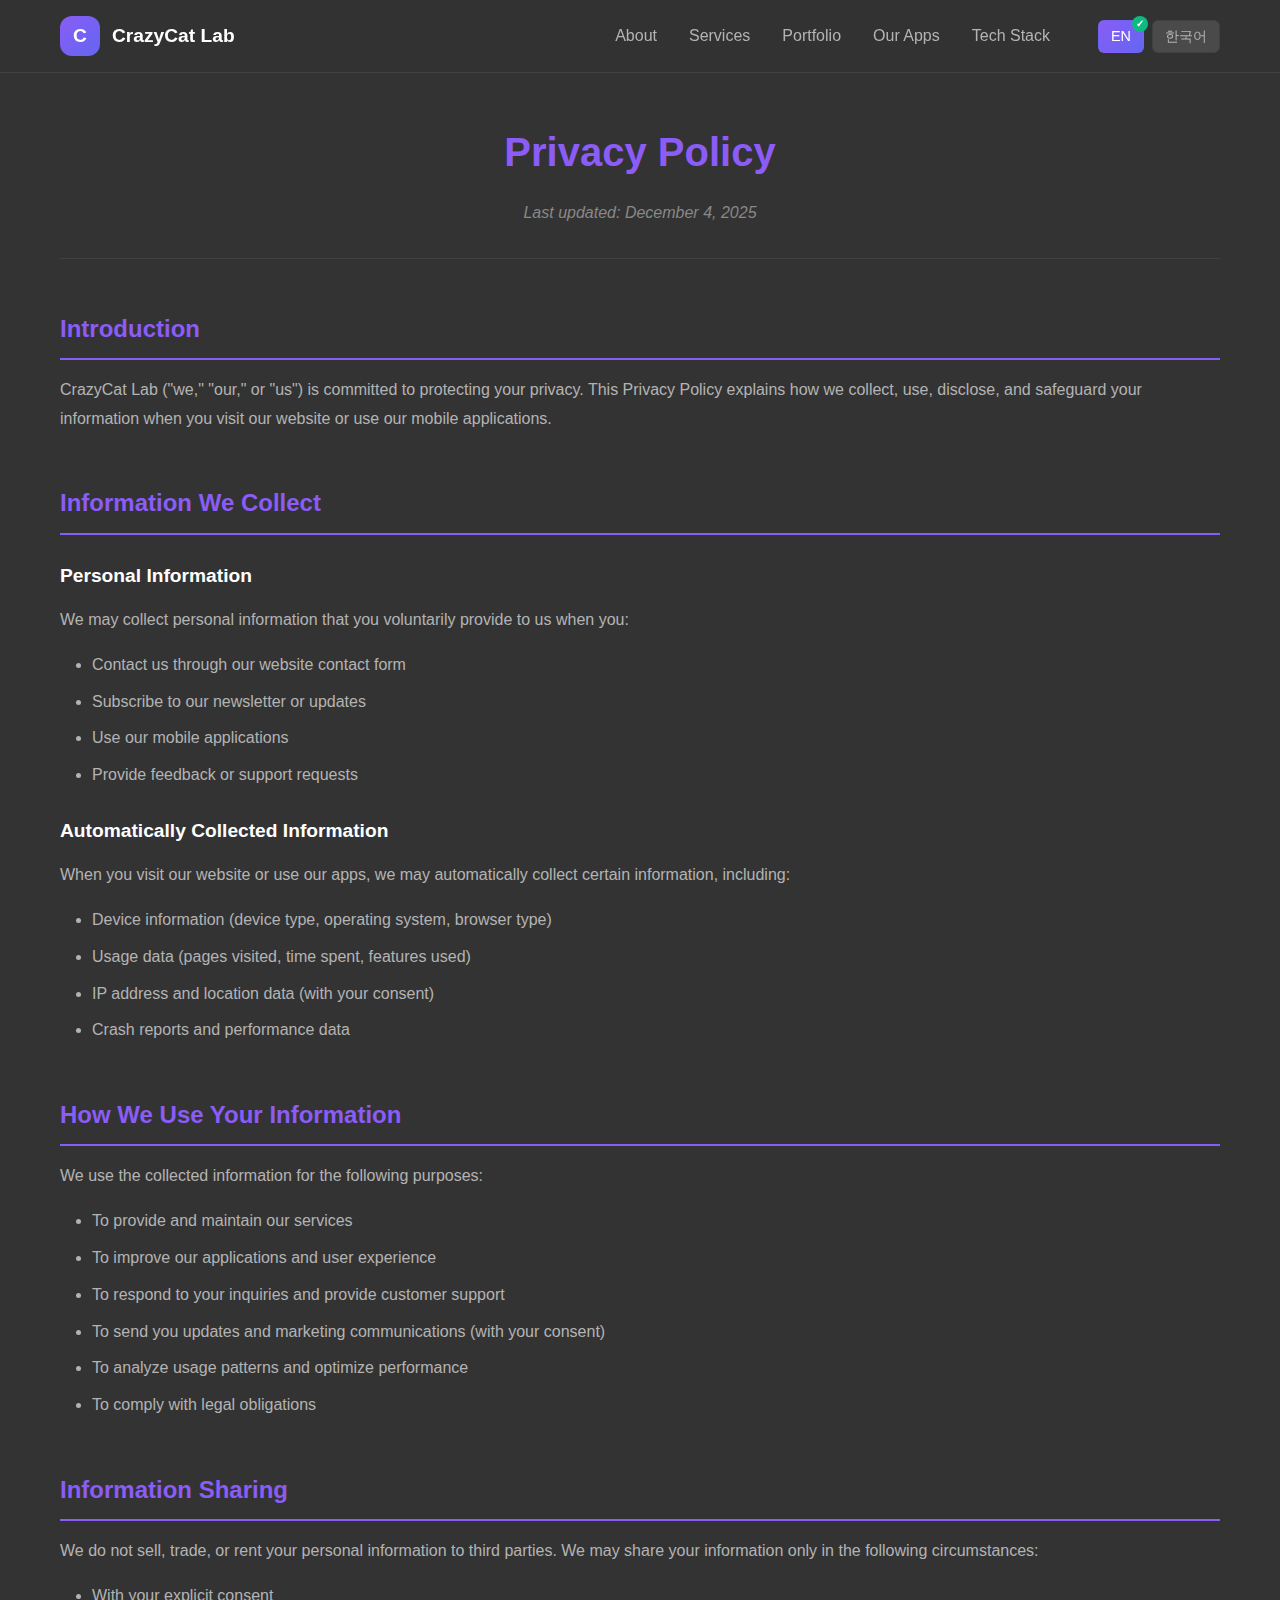
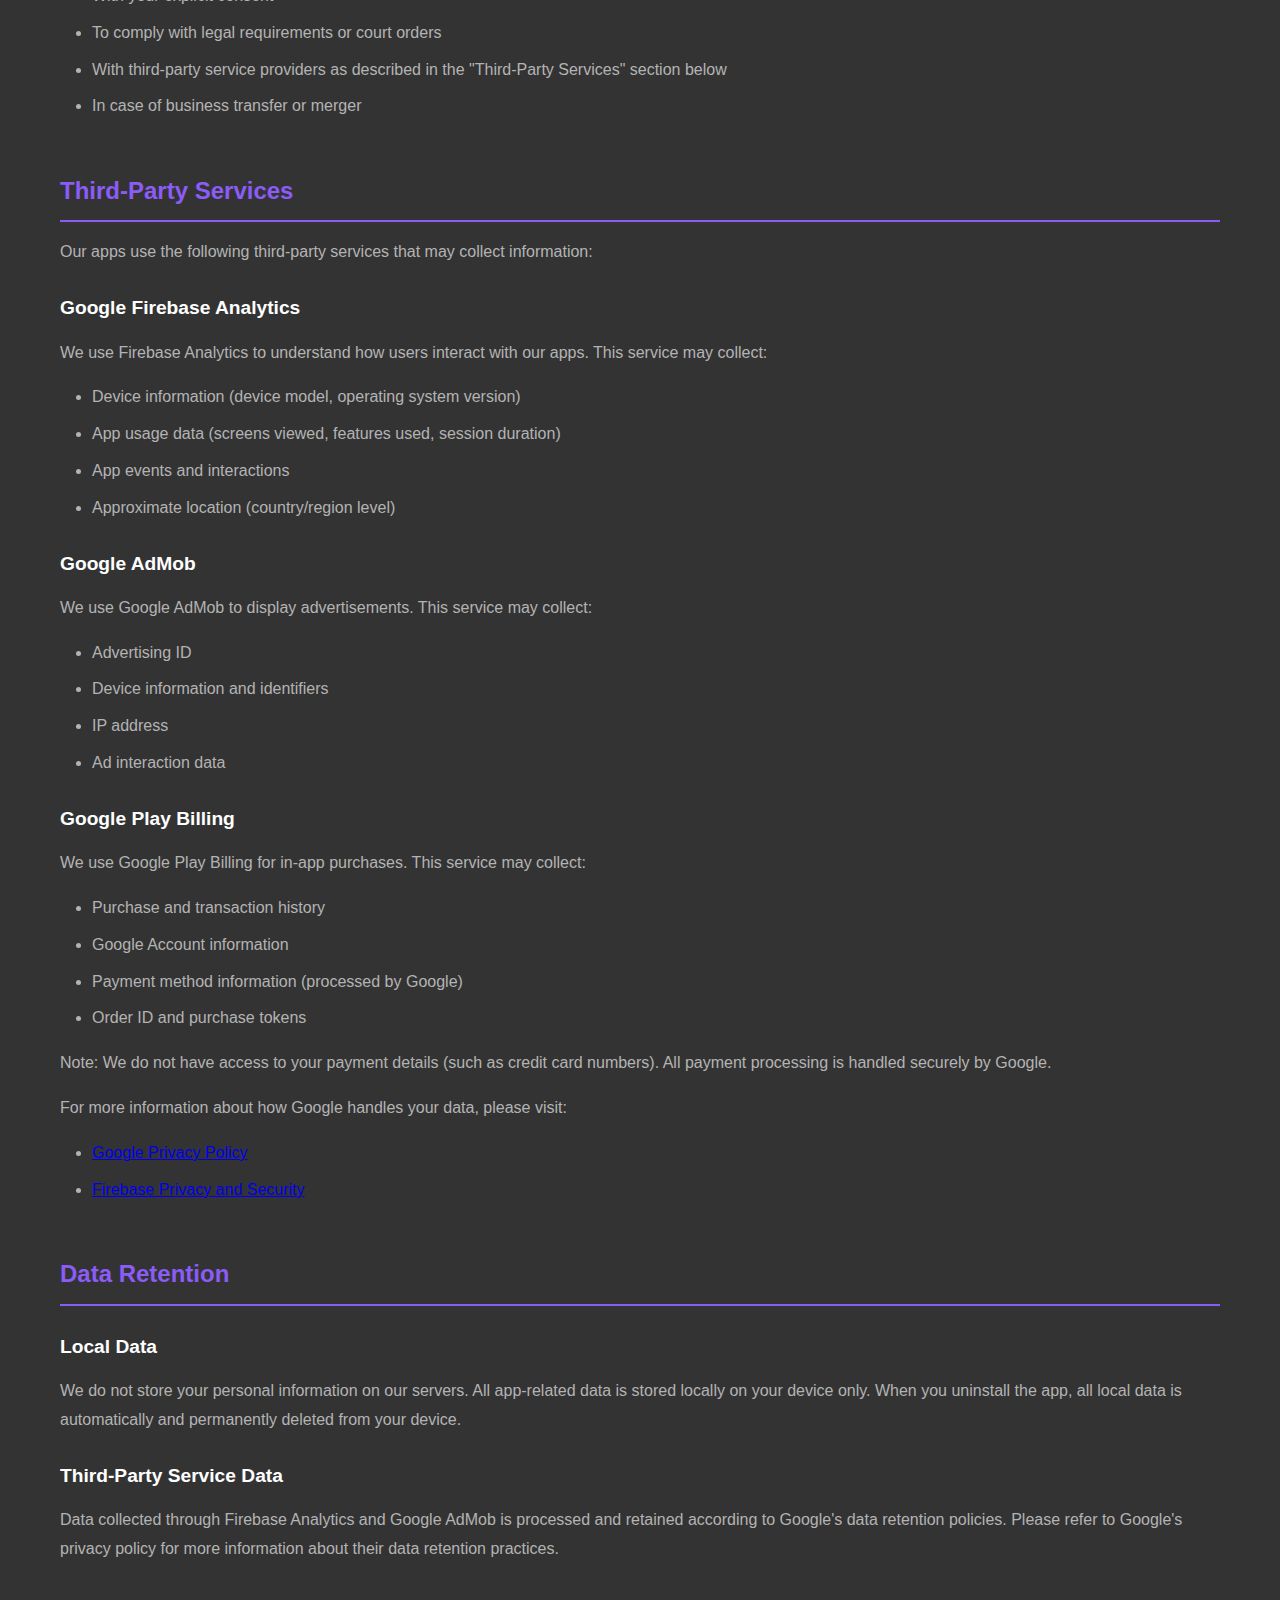
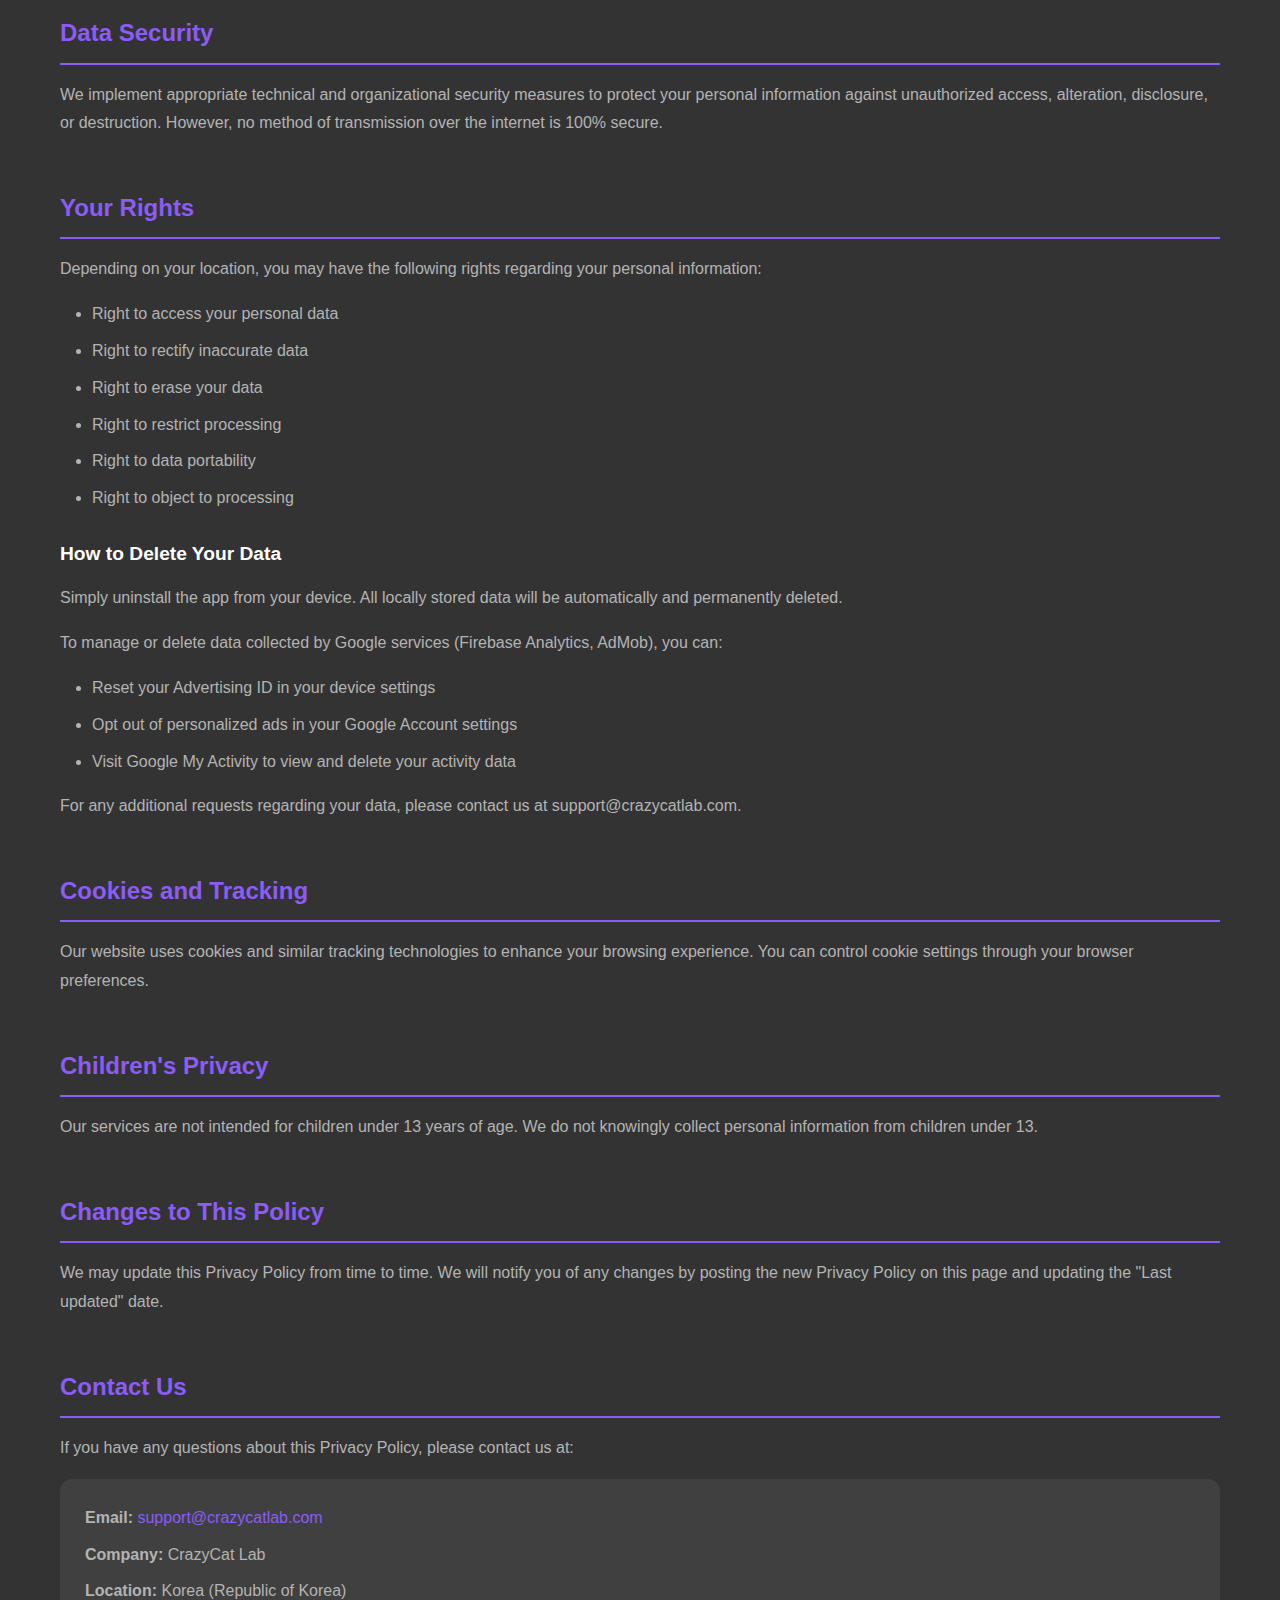
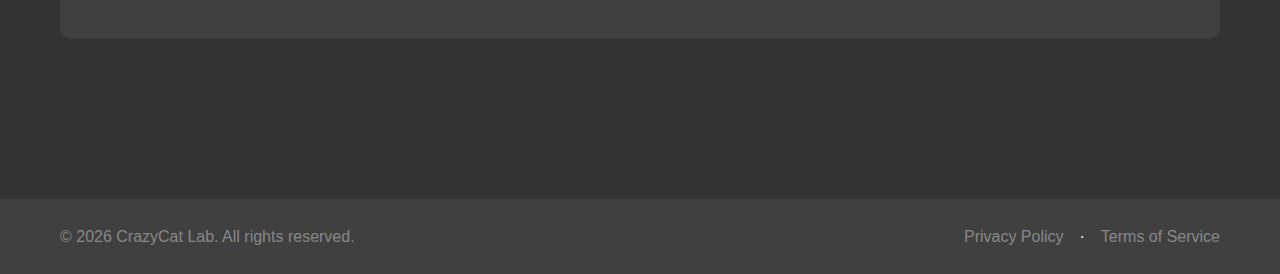
<file: privacy.html>
<!DOCTYPE html>
<html lang="en">

<head>
    <meta charset="UTF-8">
    <meta name="viewport" content="width=device-width, initial-scale=1.0">
    <title>Privacy Policy - CrazyCat Lab</title>
    <meta name="description"
        content="CrazyCat Lab Privacy Policy - How we collect, use, and protect your personal information.">
    <meta name="robots" content="index,follow">

    <!-- SEO Essential Tags -->
    <link rel="canonical" href="https://crazycatlab.com/privacy.html">

    <!-- Security Headers -->
    <meta http-equiv="X-Content-Type-Options" content="nosniff">
    <meta http-equiv="X-Frame-Options" content="DENY">
    <meta http-equiv="X-XSS-Protection" content="1; mode=block">
    <meta http-equiv="Referrer-Policy" content="strict-origin-when-cross-origin">

    <!-- Favicon -->
    <link rel="icon"
        href="data:image/svg+xml,<svg xmlns='http://www.w3.org/2000/svg' viewBox='0 0 100 100'><rect width='100' height='100' rx='20' fill='%238b5cf6'/><text x='50' y='58' text-anchor='middle' font-size='54' fill='white' font-family='Arial,Helvetica,sans-serif'>C</text></svg>">

    <!-- Styles -->
    <link rel="stylesheet" href="css/style.css">
    
    <script>
        // Mobile menu functionality for privacy page
        function headToggleMobileMenu() {
            const navMenu = document.querySelector('.nav-menu');
            const mobileMenuBtn = document.querySelector('.mobile-menu-btn');
            
            if (navMenu && mobileMenuBtn) {
                navMenu.classList.toggle('active');
                mobileMenuBtn.classList.toggle('active');
                
                // Body scroll 관리
                if (navMenu.classList.contains('active')) {
                    document.body.style.overflow = 'hidden';
                } else {
                    document.body.style.overflow = 'auto';
                }
            }
        }
        
        // Register functions after DOM loads
        document.addEventListener('DOMContentLoaded', function() {
            // 글로벌 함수 등록
            window.toggleMobileMenu = headToggleMobileMenu;
            
            // 모바일 메뉴 이벤트 등록
            const mobileMenuBtn = document.querySelector('.mobile-menu-btn');
            const navMenu = document.querySelector('.nav-menu');
            
            if (mobileMenuBtn) {
                mobileMenuBtn.addEventListener('click', headToggleMobileMenu);
                
                // 메뉴 링크 클릭 시 메뉴 닫기
                if (navMenu) {
                    navMenu.querySelectorAll('a').forEach(link => {
                        link.addEventListener('click', () => {
                            if (navMenu.classList.contains('active')) {
                                headToggleMobileMenu();
                            }
                        });
                    });
                    
                    // 외부 클릭 시 메뉴 닫기
                    document.addEventListener('click', (e) => {
                        if (!mobileMenuBtn.contains(e.target) && !navMenu.contains(e.target)) {
                            if (navMenu.classList.contains('active')) {
                                headToggleMobileMenu();
                            }
                        }
                    });
                }
            }
        });
    </script>
</head>

<body>
    <!-- Header -->
    <header class="header">
        <div class="container">
            <nav class="nav">
                <div class="brand" onclick="window.location.href='index.html'">
                    <div class="brand-badge">C</div>
                    <span>CrazyCat Lab</span>
                </div>
                <div class="nav-menu">
                    <a href="index.html#about" data-i18n="nav.about">About</a>
                    <a href="index.html#services" data-i18n="nav.services">Services</a>
                    <a href="index.html#portfolio" data-i18n="nav.portfolio">Portfolio</a>
                    <a href="index.html#ourapps" data-i18n="nav.ourapps">Our Apps</a>
                    <a href="index.html#stack" data-i18n="nav.stack">Tech Stack</a>
                    <div class="language-switcher">
                        <button class="lang-btn" onclick="switchToEnglish()">EN</button>
                        <button class="lang-btn" onclick="switchToKorean()">한국어</button>
                    </div>
                </div>
                <div class="mobile-menu-btn">
                    <span></span>
                    <span></span>
                    <span></span>
                </div>
            </nav>
        </div>
    </header>

    <!-- Main Content -->
    <main class="container" style="padding-top: 120px; padding-bottom: 80px;">
        <div class="legal-document">
            <h1 data-i18n="privacy.title">Privacy Policy</h1>
            <p class="last-updated" data-i18n="privacy.updated">Last updated: <span id="privacy-date">December 4,
                    2025</span></p>

            <div class="legal-content">
                <section class="legal-section">
                    <h2 data-i18n="privacy.intro.title">Introduction</h2>
                    <p data-i18n="privacy.intro.content">CrazyCat Lab ("we," "our," or "us") is committed to protecting your
                        privacy. This Privacy Policy explains how we collect, use, disclose, and safeguard your
                        information when you visit our website or use our mobile applications.</p>
                </section>

                <section class="legal-section">
                    <h2 data-i18n="privacy.collection.title">Information We Collect</h2>
                    <h3 data-i18n="privacy.collection.personal.title">Personal Information</h3>
                    <p data-i18n="privacy.collection.personal.content">We may collect personal information that you
                        voluntarily provide to us when you:</p>
                    <ul>
                        <li data-i18n="privacy.collection.personal.item1">Contact us through our website contact form
                        </li>
                        <li data-i18n="privacy.collection.personal.item2">Subscribe to our newsletter or updates</li>
                        <li data-i18n="privacy.collection.personal.item3">Use our mobile applications</li>
                        <li data-i18n="privacy.collection.personal.item4">Provide feedback or support requests</li>
                    </ul>

                    <h3 data-i18n="privacy.collection.auto.title">Automatically Collected Information</h3>
                    <p data-i18n="privacy.collection.auto.content">When you visit our website or use our apps, we may
                        automatically collect certain information, including:</p>
                    <ul>
                        <li data-i18n="privacy.collection.auto.item1">Device information (device type, operating system,
                            browser type)</li>
                        <li data-i18n="privacy.collection.auto.item2">Usage data (pages visited, time spent, features
                            used)</li>
                        <li data-i18n="privacy.collection.auto.item3">IP address and location data (with your consent)
                        </li>
                        <li data-i18n="privacy.collection.auto.item4">Crash reports and performance data</li>
                    </ul>
                </section>

                <section class="legal-section">
                    <h2 data-i18n="privacy.use.title">How We Use Your Information</h2>
                    <p data-i18n="privacy.use.content">We use the collected information for the following purposes:</p>
                    <ul>
                        <li data-i18n="privacy.use.item1">To provide and maintain our services</li>
                        <li data-i18n="privacy.use.item2">To improve our applications and user experience</li>
                        <li data-i18n="privacy.use.item3">To respond to your inquiries and provide customer support</li>
                        <li data-i18n="privacy.use.item4">To send you updates and marketing communications (with your
                            consent)</li>
                        <li data-i18n="privacy.use.item5">To analyze usage patterns and optimize performance</li>
                        <li data-i18n="privacy.use.item6">To comply with legal obligations</li>
                    </ul>
                </section>

                <section class="legal-section">
                    <h2 data-i18n="privacy.sharing.title">Information Sharing</h2>
                    <p data-i18n="privacy.sharing.content">We do not sell, trade, or rent your personal information to
                        third parties. We may share your information only in the following circumstances:</p>
                    <ul>
                        <li data-i18n="privacy.sharing.item1">With your explicit consent</li>
                        <li data-i18n="privacy.sharing.item2">To comply with legal requirements or court orders</li>
                        <li data-i18n="privacy.sharing.item3">With third-party service providers as described in the "Third-Party Services" section below</li>
                        <li data-i18n="privacy.sharing.item4">In case of business transfer or merger</li>
                    </ul>
                </section>

                <section class="legal-section">
                    <h2 data-i18n="privacy.thirdparty.title">Third-Party Services</h2>
                    <p data-i18n="privacy.thirdparty.content">Our apps use the following third-party services that may collect information:</p>

                    <h3 data-i18n="privacy.thirdparty.analytics.title">Google Firebase Analytics</h3>
                    <p data-i18n="privacy.thirdparty.analytics.content">We use Firebase Analytics to understand how users interact with our apps. This service may collect:</p>
                    <ul>
                        <li data-i18n="privacy.thirdparty.analytics.item1">Device information (device model, operating system version)</li>
                        <li data-i18n="privacy.thirdparty.analytics.item2">App usage data (screens viewed, features used, session duration)</li>
                        <li data-i18n="privacy.thirdparty.analytics.item3">App events and interactions</li>
                        <li data-i18n="privacy.thirdparty.analytics.item4">Approximate location (country/region level)</li>
                    </ul>

                    <h3 data-i18n="privacy.thirdparty.admob.title">Google AdMob</h3>
                    <p data-i18n="privacy.thirdparty.admob.content">We use Google AdMob to display advertisements. This service may collect:</p>
                    <ul>
                        <li data-i18n="privacy.thirdparty.admob.item1">Advertising ID</li>
                        <li data-i18n="privacy.thirdparty.admob.item2">Device information and identifiers</li>
                        <li data-i18n="privacy.thirdparty.admob.item3">IP address</li>
                        <li data-i18n="privacy.thirdparty.admob.item4">Ad interaction data</li>
                    </ul>

                    <h3 data-i18n="privacy.thirdparty.billing.title">Google Play Billing</h3>
                    <p data-i18n="privacy.thirdparty.billing.content">We use Google Play Billing for in-app purchases. This service may collect:</p>
                    <ul>
                        <li data-i18n="privacy.thirdparty.billing.item1">Purchase and transaction history</li>
                        <li data-i18n="privacy.thirdparty.billing.item2">Google Account information</li>
                        <li data-i18n="privacy.thirdparty.billing.item3">Payment method information (processed by Google)</li>
                        <li data-i18n="privacy.thirdparty.billing.item4">Order ID and purchase tokens</li>
                    </ul>
                    <p data-i18n="privacy.thirdparty.billing.note">Note: We do not have access to your payment details (such as credit card numbers). All payment processing is handled securely by Google.</p>

                    <p data-i18n="privacy.thirdparty.links">For more information about how Google handles your data, please visit:</p>
                    <ul>
                        <li><a href="https://policies.google.com/privacy" target="_blank" rel="noopener noreferrer" data-i18n="privacy.thirdparty.links.google">Google Privacy Policy</a></li>
                        <li><a href="https://firebase.google.com/support/privacy" target="_blank" rel="noopener noreferrer" data-i18n="privacy.thirdparty.links.firebase">Firebase Privacy and Security</a></li>
                    </ul>
                </section>

                <section class="legal-section">
                    <h2 data-i18n="privacy.retention.title">Data Retention</h2>
                    <h3 data-i18n="privacy.retention.local.title">Local Data</h3>
                    <p data-i18n="privacy.retention.local.content">We do not store your personal information on our servers. All app-related data is stored locally on your device only. When you uninstall the app, all local data is automatically and permanently deleted from your device.</p>

                    <h3 data-i18n="privacy.retention.thirdparty.title">Third-Party Service Data</h3>
                    <p data-i18n="privacy.retention.thirdparty.content">Data collected through Firebase Analytics and Google AdMob is processed and retained according to Google's data retention policies. Please refer to Google's privacy policy for more information about their data retention practices.</p>
                </section>

                <section class="legal-section">
                    <h2 data-i18n="privacy.security.title">Data Security</h2>
                    <p data-i18n="privacy.security.content">We implement appropriate technical and organizational
                        security measures to protect your personal information against unauthorized access, alteration,
                        disclosure, or destruction. However, no method of transmission over the internet is 100% secure.
                    </p>
                </section>

                <section class="legal-section">
                    <h2 data-i18n="privacy.rights.title">Your Rights</h2>
                    <p data-i18n="privacy.rights.content">Depending on your location, you may have the following rights
                        regarding your personal information:</p>
                    <ul>
                        <li data-i18n="privacy.rights.item1">Right to access your personal data</li>
                        <li data-i18n="privacy.rights.item2">Right to rectify inaccurate data</li>
                        <li data-i18n="privacy.rights.item3">Right to erase your data</li>
                        <li data-i18n="privacy.rights.item4">Right to restrict processing</li>
                        <li data-i18n="privacy.rights.item5">Right to data portability</li>
                        <li data-i18n="privacy.rights.item6">Right to object to processing</li>
                    </ul>

                    <h3 data-i18n="privacy.rights.deletion.title">How to Delete Your Data</h3>
                    <p data-i18n="privacy.rights.deletion.local"><strong data-i18n="privacy.rights.deletion.local.label">Local Data:</strong> Simply uninstall the app from your device. All locally stored data will be automatically and permanently deleted.</p>
                    <p data-i18n="privacy.rights.deletion.thirdparty"><strong data-i18n="privacy.rights.deletion.thirdparty.label">Third-Party Service Data:</strong> To manage or delete data collected by Google services (Firebase Analytics, AdMob), you can:</p>
                    <ul>
                        <li data-i18n="privacy.rights.deletion.thirdparty.item1">Reset your Advertising ID in your device settings</li>
                        <li data-i18n="privacy.rights.deletion.thirdparty.item2">Opt out of personalized ads in your Google Account settings</li>
                        <li data-i18n="privacy.rights.deletion.thirdparty.item3">Visit <a href="https://myactivity.google.com" target="_blank" rel="noopener noreferrer">Google My Activity</a> to view and delete your activity data</li>
                    </ul>
                    <p data-i18n="privacy.rights.deletion.contact">For any additional requests regarding your data, please contact us at <a href="mailto:support@crazycatlab.com">support@crazycatlab.com</a>.</p>
                </section>

                <section class="legal-section">
                    <h2 data-i18n="privacy.cookies.title">Cookies and Tracking</h2>
                    <p data-i18n="privacy.cookies.content">Our website uses cookies and similar tracking technologies to
                        enhance your browsing experience. You can control cookie settings through your browser
                        preferences.</p>
                </section>

                <section class="legal-section">
                    <h2 data-i18n="privacy.children.title">Children's Privacy</h2>
                    <p data-i18n="privacy.children.content">Our services are not intended for children under 13 years of
                        age. We do not knowingly collect personal information from children under 13.</p>
                </section>

                <section class="legal-section">
                    <h2 data-i18n="privacy.changes.title">Changes to This Policy</h2>
                    <p data-i18n="privacy.changes.content">We may update this Privacy Policy from time to time. We will
                        notify you of any changes by posting the new Privacy Policy on this page and updating the "Last
                        updated" date.</p>
                </section>

                <section class="legal-section">
                    <h2 data-i18n="privacy.contact.title">Contact Us</h2>
                    <p data-i18n="privacy.contact.content">If you have any questions about this Privacy Policy, please
                        contact us at:</p>
                    <div class="contact-info">
                        <p><strong>Email:</strong> <a href="mailto:support@crazycatlab.com">support@crazycatlab.com</a>
                        </p>
                        <p><strong data-i18n="privacy.contact.company">Company:</strong> CrazyCat Lab</p>
                        <p><strong data-i18n="privacy.contact.location">Location:</strong> <span
                                data-i18n="privacy.contact.location.value">Korea (Republic of Korea)</span></p>
                    </div>
                </section>
            </div>
        </div>
    </main>

    <!-- Footer -->
    <footer class="footer">
        <div class="container">
            <div class="footer-content">
                <div class="footer-left">
                    <span>© <span id="currentYear"></span> CrazyCat Lab. <span data-i18n="footer.rights">All rights
                            reserved.</span></span>
                </div>
                <div class="footer-right">
                    <a href="privacy.html" data-i18n="footer.privacy">Privacy Policy</a>
                    <span>·</span>
                    <a href="terms.html" data-i18n="footer.terms">Terms of Service</a>
                </div>
            </div>
        </div>
    </footer>

    <!-- Scripts -->
    <script>
        // 페이지 로드 전에 언어 설정 확인
        const savedLanguage = localStorage.getItem('language');
        if (savedLanguage) {
            document.documentElement.lang = savedLanguage;
            console.log('Pre-load language set to:', savedLanguage);
        }
    </script>
    <script src="js/main.js"></script>
    <script src="js/i18n-privacy.js"></script>
</body>

</html>
</file>
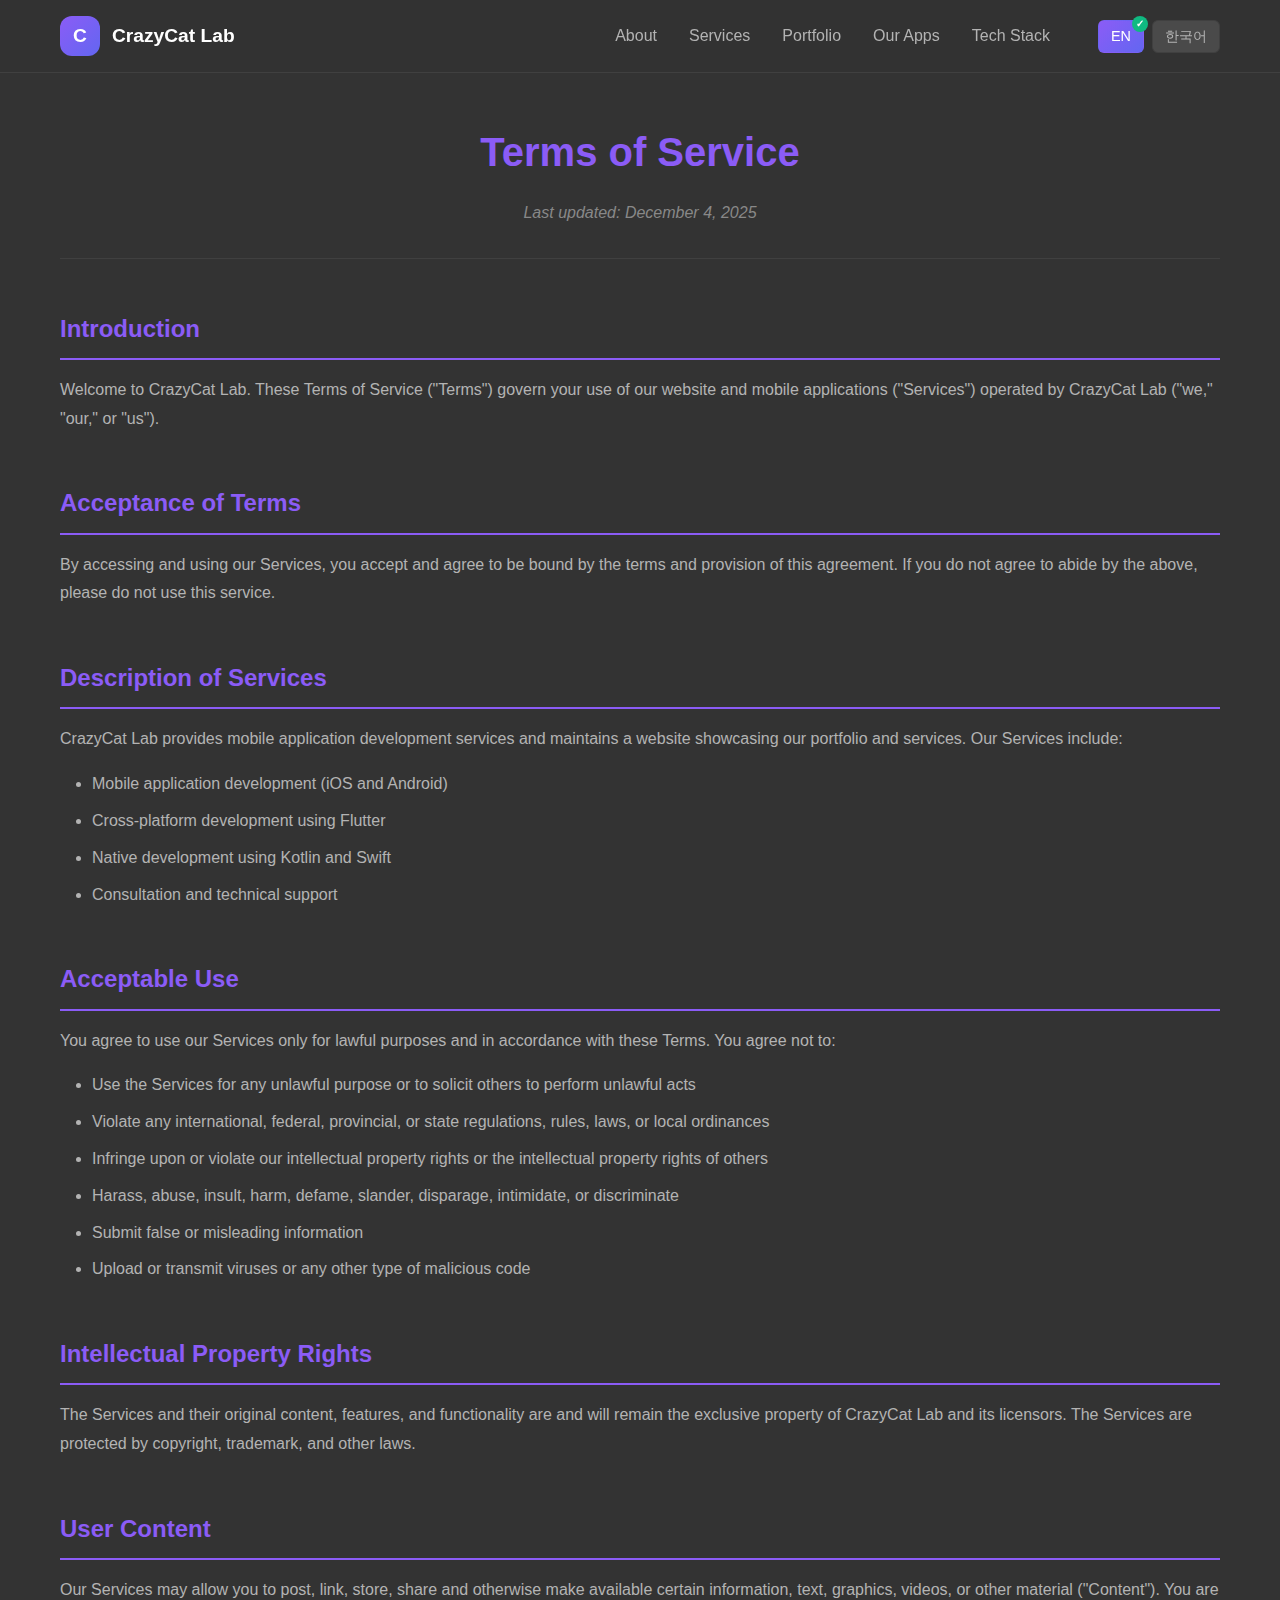
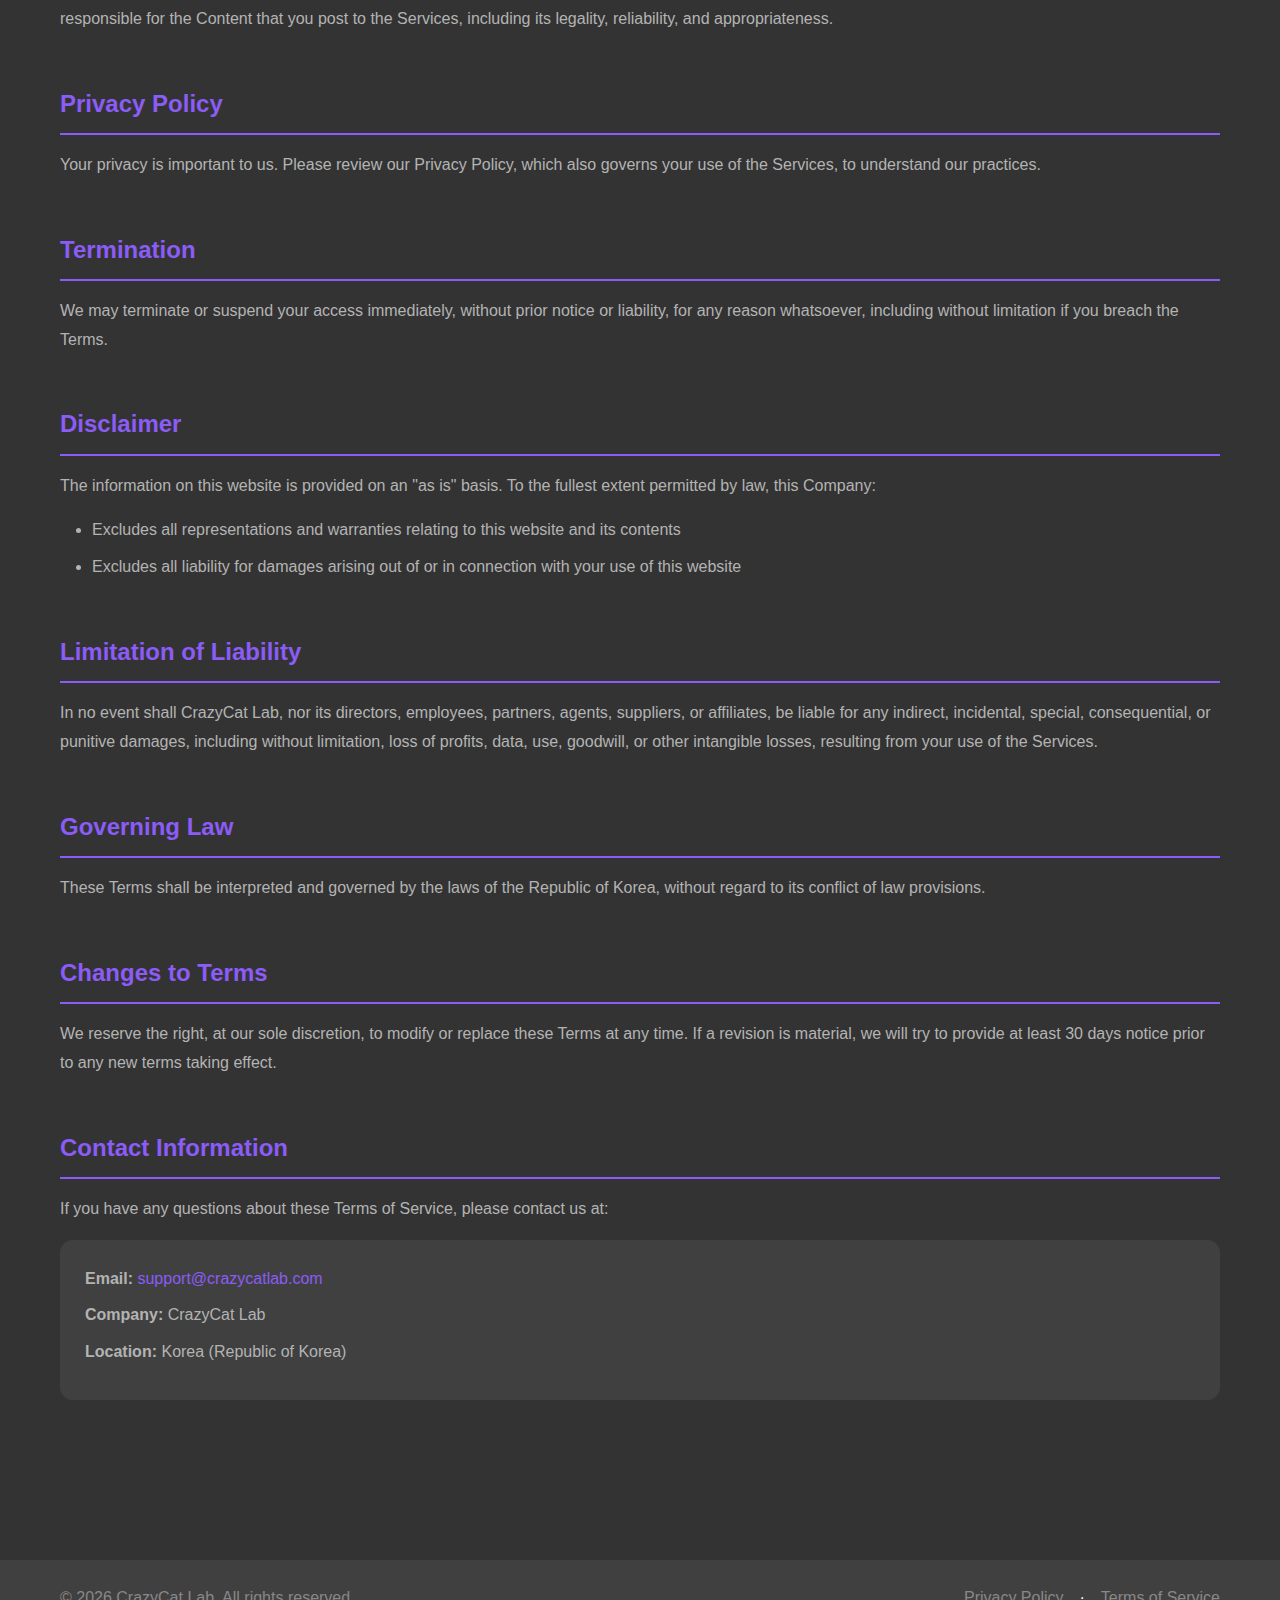
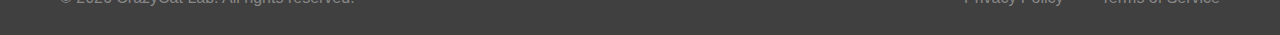
<file: terms.html>
<!DOCTYPE html>
<html lang="en">
<head>
    <meta charset="UTF-8">
    <meta name="viewport" content="width=device-width, initial-scale=1.0">
    <title>Terms of Service - CrazyCat Lab</title>
    <meta name="description" content="CrazyCat Lab Terms of Service - Terms and conditions for using our website and mobile applications.">
    <meta name="robots" content="index,follow">

    <!-- SEO Essential Tags -->
    <link rel="canonical" href="https://crazycatlab.com/terms.html">

    <!-- Security Headers -->
    <meta http-equiv="X-Content-Type-Options" content="nosniff">
    <meta http-equiv="X-Frame-Options" content="DENY">
    <meta http-equiv="X-XSS-Protection" content="1; mode=block">
    <meta http-equiv="Referrer-Policy" content="strict-origin-when-cross-origin">
    
    <!-- Favicon -->
    <link rel="icon" href="data:image/svg+xml,<svg xmlns='http://www.w3.org/2000/svg' viewBox='0 0 100 100'><rect width='100' height='100' rx='20' fill='%238b5cf6'/><text x='50' y='58' text-anchor='middle' font-size='54' fill='white' font-family='Arial,Helvetica,sans-serif'>C</text></svg>">
    
    <!-- Styles -->
    <link rel="stylesheet" href="css/style.css">
    
    <script>
        // Mobile menu functionality for terms page
        function headToggleMobileMenu() {
            const navMenu = document.querySelector('.nav-menu');
            const mobileMenuBtn = document.querySelector('.mobile-menu-btn');
            
            if (navMenu && mobileMenuBtn) {
                navMenu.classList.toggle('active');
                mobileMenuBtn.classList.toggle('active');
                
                // Body scroll 관리
                if (navMenu.classList.contains('active')) {
                    document.body.style.overflow = 'hidden';
                } else {
                    document.body.style.overflow = 'auto';
                }
            }
        }
        
        // Register functions after DOM loads
        document.addEventListener('DOMContentLoaded', function() {
            // 글로벌 함수 등록
            window.toggleMobileMenu = headToggleMobileMenu;
            
            // 모바일 메뉴 이벤트 등록
            const mobileMenuBtn = document.querySelector('.mobile-menu-btn');
            const navMenu = document.querySelector('.nav-menu');
            
            if (mobileMenuBtn) {
                mobileMenuBtn.addEventListener('click', headToggleMobileMenu);
                
                // 메뉴 링크 클릭 시 메뉴 닫기
                if (navMenu) {
                    navMenu.querySelectorAll('a').forEach(link => {
                        link.addEventListener('click', () => {
                            if (navMenu.classList.contains('active')) {
                                headToggleMobileMenu();
                            }
                        });
                    });
                    
                    // 외부 클릭 시 메뉴 닫기
                    document.addEventListener('click', (e) => {
                        if (!mobileMenuBtn.contains(e.target) && !navMenu.contains(e.target)) {
                            if (navMenu.classList.contains('active')) {
                                headToggleMobileMenu();
                            }
                        }
                    });
                }
            }
        });
    </script>
</head>
<body>
    <!-- Header -->
    <header class="header">
        <div class="container">
            <nav class="nav">
                <div class="brand" onclick="window.location.href='index.html'">
                    <div class="brand-badge">C</div>
                    <span>CrazyCat Lab</span>
                </div>
                <div class="nav-menu">
                    <a href="index.html#about" data-i18n="nav.about">About</a>
                    <a href="index.html#services" data-i18n="nav.services">Services</a>
                    <a href="index.html#portfolio" data-i18n="nav.portfolio">Portfolio</a>
                    <a href="index.html#ourapps" data-i18n="nav.ourapps">Our Apps</a>
                    <a href="index.html#stack" data-i18n="nav.stack">Tech Stack</a>
                    <div class="language-switcher">
                        <button class="lang-btn" onclick="switchToEnglish()">EN</button>
                        <button class="lang-btn" onclick="switchToKorean()">한국어</button>
                    </div>
                </div>
                <div class="mobile-menu-btn">
                    <span></span>
                    <span></span>
                    <span></span>
                </div>
            </nav>
        </div>
    </header>

    <!-- Main Content -->
    <main class="container" style="padding-top: 120px; padding-bottom: 80px;">
        <div class="legal-document">
            <h1 data-i18n="terms.title">Terms of Service</h1>
            <p class="last-updated" data-i18n="terms.updated">Last updated: <span id="terms-date">December 4, 2025</span></p>
            
            <div class="legal-content">
                <section class="legal-section">
                    <h2 data-i18n="terms.intro.title">Introduction</h2>
                    <p data-i18n="terms.intro.content">Welcome to CrazyCat Lab. These Terms of Service ("Terms") govern your use of our website and mobile applications ("Services") operated by CrazyCat Lab ("we," "our," or "us").</p>
                </section>

                <section class="legal-section">
                    <h2 data-i18n="terms.acceptance.title">Acceptance of Terms</h2>
                    <p data-i18n="terms.acceptance.content">By accessing and using our Services, you accept and agree to be bound by the terms and provision of this agreement. If you do not agree to abide by the above, please do not use this service.</p>
                </section>

                <section class="legal-section">
                    <h2 data-i18n="terms.services.title">Description of Services</h2>
                    <p data-i18n="terms.services.content">CrazyCat Lab provides mobile application development services and maintains a website showcasing our portfolio and services. Our Services include:</p>
                    <ul>
                        <li data-i18n="terms.services.item1">Mobile application development (iOS and Android)</li>
                        <li data-i18n="terms.services.item2">Cross-platform development using Flutter</li>
                        <li data-i18n="terms.services.item3">Native development using Kotlin and Swift</li>
                        <li data-i18n="terms.services.item4">Consultation and technical support</li>
                    </ul>
                </section>

                <section class="legal-section">
                    <h2 data-i18n="terms.use.title">Acceptable Use</h2>
                    <p data-i18n="terms.use.content">You agree to use our Services only for lawful purposes and in accordance with these Terms. You agree not to:</p>
                    <ul>
                        <li data-i18n="terms.use.item1">Use the Services for any unlawful purpose or to solicit others to perform unlawful acts</li>
                        <li data-i18n="terms.use.item2">Violate any international, federal, provincial, or state regulations, rules, laws, or local ordinances</li>
                        <li data-i18n="terms.use.item3">Infringe upon or violate our intellectual property rights or the intellectual property rights of others</li>
                        <li data-i18n="terms.use.item4">Harass, abuse, insult, harm, defame, slander, disparage, intimidate, or discriminate</li>
                        <li data-i18n="terms.use.item5">Submit false or misleading information</li>
                        <li data-i18n="terms.use.item6">Upload or transmit viruses or any other type of malicious code</li>
                    </ul>
                </section>

                <section class="legal-section">
                    <h2 data-i18n="terms.intellectual.title">Intellectual Property Rights</h2>
                    <p data-i18n="terms.intellectual.content">The Services and their original content, features, and functionality are and will remain the exclusive property of CrazyCat Lab and its licensors. The Services are protected by copyright, trademark, and other laws.</p>
                </section>

                <section class="legal-section">
                    <h2 data-i18n="terms.user.title">User Content</h2>
                    <p data-i18n="terms.user.content">Our Services may allow you to post, link, store, share and otherwise make available certain information, text, graphics, videos, or other material ("Content"). You are responsible for the Content that you post to the Services, including its legality, reliability, and appropriateness.</p>
                </section>

                <section class="legal-section">
                    <h2 data-i18n="terms.privacy.title">Privacy Policy</h2>
                    <p data-i18n="terms.privacy.content">Your privacy is important to us. Please review our Privacy Policy, which also governs your use of the Services, to understand our practices.</p>
                </section>

                <section class="legal-section">
                    <h2 data-i18n="terms.termination.title">Termination</h2>
                    <p data-i18n="terms.termination.content">We may terminate or suspend your access immediately, without prior notice or liability, for any reason whatsoever, including without limitation if you breach the Terms.</p>
                </section>

                <section class="legal-section">
                    <h2 data-i18n="terms.disclaimer.title">Disclaimer</h2>
                    <p data-i18n="terms.disclaimer.content">The information on this website is provided on an "as is" basis. To the fullest extent permitted by law, this Company:</p>
                    <ul>
                        <li data-i18n="terms.disclaimer.item1">Excludes all representations and warranties relating to this website and its contents</li>
                        <li data-i18n="terms.disclaimer.item2">Excludes all liability for damages arising out of or in connection with your use of this website</li>
                    </ul>
                </section>

                <section class="legal-section">
                    <h2 data-i18n="terms.limitation.title">Limitation of Liability</h2>
                    <p data-i18n="terms.limitation.content">In no event shall CrazyCat Lab, nor its directors, employees, partners, agents, suppliers, or affiliates, be liable for any indirect, incidental, special, consequential, or punitive damages, including without limitation, loss of profits, data, use, goodwill, or other intangible losses, resulting from your use of the Services.</p>
                </section>

                <section class="legal-section">
                    <h2 data-i18n="terms.governing.title">Governing Law</h2>
                    <p data-i18n="terms.governing.content">These Terms shall be interpreted and governed by the laws of the Republic of Korea, without regard to its conflict of law provisions.</p>
                </section>

                <section class="legal-section">
                    <h2 data-i18n="terms.changes.title">Changes to Terms</h2>
                    <p data-i18n="terms.changes.content">We reserve the right, at our sole discretion, to modify or replace these Terms at any time. If a revision is material, we will try to provide at least 30 days notice prior to any new terms taking effect.</p>
                </section>

                <section class="legal-section">
                    <h2 data-i18n="terms.contact.title">Contact Information</h2>
                    <p data-i18n="terms.contact.content">If you have any questions about these Terms of Service, please contact us at:</p>
                    <div class="contact-info">
                        <p><strong>Email:</strong> <a href="mailto:support@crazycatlab.com">support@crazycatlab.com</a></p>
                        <p><strong data-i18n="terms.contact.company">Company:</strong> CrazyCat Lab</p>
                        <p><strong data-i18n="terms.contact.location">Location:</strong> <span data-i18n="terms.contact.location.value">Korea (Republic of Korea)</span></p>
                    </div>
                </section>
            </div>
        </div>
    </main>

    <!-- Footer -->
    <footer class="footer">
        <div class="container">
            <div class="footer-content">
                <div class="footer-left">
                    <span>© <span id="currentYear"></span> CrazyCat Lab. <span data-i18n="footer.rights">All rights reserved.</span></span>
                </div>
                <div class="footer-right">
                    <a href="privacy.html" data-i18n="footer.privacy">Privacy Policy</a>
                    <span>·</span>
                    <a href="terms.html" data-i18n="footer.terms">Terms of Service</a>
                </div>
            </div>
        </div>
    </footer>

    <!-- Scripts -->
    <script>
        // 페이지 로드 전에 언어 설정 확인
        const savedLanguage = localStorage.getItem('language');
        if (savedLanguage) {
            document.documentElement.lang = savedLanguage;
            console.log('Pre-load language set to:', savedLanguage);
        }
    </script>
    <script src="js/main.js"></script>
    <script src="js/i18n-terms.js"></script>
</body>
</html>
</file>
<file: css/style.css>
/* CSS Variables - Purple & Dark Gray Theme */
:root {
    --bg-primary: #333333;
    --bg-secondary: #404040;
    --bg-card: #4a4a4a;
    --text-primary: #ffffff;
    --text-secondary: #b3b3b3;
    --text-muted: #888888;
    --accent-purple: #8b5cf6;
    --accent-purple-blue: #6366f1;
    --accent-green: #10b981;
    --accent-green-bright: #34d399;
    --border-color: #404040;
    --shadow: rgba(0, 0, 0, 0.3);
    --gradient-purple: linear-gradient(135deg, #8b5cf6, #6366f1);
    --gradient-card: linear-gradient(145deg, #4a4a4a, #3a3a3a);
}

/* Reset & Base Styles */
* {
    margin: 0;
    padding: 0;
    box-sizing: border-box;
}

html {
    scroll-behavior: smooth;
}

body {
    font-family: -apple-system, BlinkMacSystemFont, 'Segoe UI', Roboto, Oxygen, Ubuntu, Cantarell, sans-serif;
    background: var(--bg-primary);
    color: var(--text-primary);
    line-height: 1.6;
    overflow-x: hidden;
}

/* Container */
.container {
    max-width: 1200px;
    margin: 0 auto;
    padding: 0 20px;
}

/* Header */
.header {
    position: fixed;
    top: 0;
    left: 0;
    right: 0;
    background: rgba(51, 51, 51, 0.95);
    backdrop-filter: blur(10px);
    border-bottom: 1px solid var(--border-color);
    z-index: 1000;
    transition: all 0.3s ease;
}

.nav {
    display: flex;
    align-items: center;
    justify-content: space-between;
    padding: 1rem 0;
}

.brand {
    display: flex;
    align-items: center;
    gap: 12px;
    cursor: pointer;
    font-weight: 700;
    font-size: 1.2rem;
    transition: transform 0.2s ease;
    text-decoration: none;
    color: var(--text-primary);
}

.brand:hover {
    transform: translateY(-2px);
}

.brand-badge {
    width: 40px;
    height: 40px;
    background: var(--gradient-purple);
    border-radius: 12px;
    display: flex;
    align-items: center;
    justify-content: center;
    color: white;
    font-weight: 900;
    font-size: 1.2rem;
    overflow: hidden;
}

.brand-badge img {
    width: 100%;
    height: 100%;
    object-fit: cover;
    border-radius: 12px;
}

/* Main content - Account for fixed header */
main {
    padding-top: 80px; /* Adjust based on header height */
}

/* Banner Section */
.banner-section {
    padding: 1rem 0;
    background: transparent;
}

.banner-image {
    width: 100%;
    text-align: center;
    border-radius: 16px;
    overflow: hidden;
    box-shadow: 0 4px 20px rgba(0, 0, 0, 0.1);
    position: relative;
}

.banner-image img {
    width: 100%;
    height: auto;
    display: block;
    object-fit: cover;
    border-radius: 16px;
}

.banner-overlay {
    position: absolute;
    bottom: 0;
    left: 0;
    right: 0;
    background: linear-gradient(to top, rgba(0, 0, 0, 0.8), transparent);
    padding: 2rem;
    text-align: left;
    border-radius: 0 0 16px 16px;
}

.banner-overlay h2 {
    color: white;
    font-size: 2rem;
    font-weight: 700;
    margin-bottom: 0.5rem;
    text-shadow: 2px 2px 4px rgba(0, 0, 0, 0.5);
}

.banner-overlay p {
    color: rgba(255, 255, 255, 0.9);
    font-size: 1rem;
    line-height: 1.5;
    max-width: 600px;
    text-shadow: 1px 1px 2px rgba(0, 0, 0, 0.5);
}

@media (max-width: 768px) {
    .banner-overlay {
        padding: 1.5rem;
    }
    
    .banner-overlay h2 {
        font-size: 1.5rem;
    }
    
    .banner-overlay p {
        font-size: 0.9rem;
    }
}

.nav-menu {
    display: flex;
    align-items: center;
    gap: 2rem;
}

.nav-menu a {
    color: var(--text-secondary);
    text-decoration: none;
    font-weight: 500;
    transition: color 0.3s ease;
    position: relative;
}

.nav-menu a:hover {
    color: var(--accent-purple);
}

.nav-menu a::after {
    content: '';
    position: absolute;
    bottom: -5px;
    left: 0;
    width: 0;
    height: 2px;
    background: var(--gradient-purple);
    transition: width 0.3s ease;
}

.nav-menu a:hover::after {
    width: 100%;
}

.language-switcher {
    display: flex;
    gap: 8px;
    margin-left: 1rem;
}

.lang-btn {
    background: var(--bg-card);
    border: 1px solid var(--border-color);
    color: var(--text-secondary);
    padding: 6px 12px;
    border-radius: 6px;
    cursor: pointer;
    transition: all 0.3s ease;
    font-size: 0.9rem;
}

.lang-btn:hover,
.lang-btn.active {
    background: var(--gradient-purple);
    color: white;
    border-color: transparent;
    position: relative;
}

.lang-btn.active::after {
    content: '✓';
    position: absolute;
    top: -5px;
    right: -5px;
    background: var(--accent-green);
    color: white;
    border-radius: 50%;
    width: 16px;
    height: 16px;
    font-size: 10px;
    display: flex;
    align-items: center;
    justify-content: center;
    font-weight: bold;
}

.mobile-menu-btn {
    display: none;
    flex-direction: column;
    cursor: pointer;
    gap: 4px;
}

.mobile-menu-btn span {
    width: 25px;
    height: 3px;
    background: var(--text-primary);
    transition: all 0.3s ease;
}

/* Hero Section */
.hero {
    padding: 60px 0 60px;
}

.hero-content {
    display: grid;
    grid-template-columns: 1.2fr 1fr;
    gap: 3rem;
    align-items: center;
}

.hero-subtitle {
    font-size: 1.2rem;
    color: var(--text-muted);
    margin: 0.5rem 0 1.5rem;
    font-style: italic;
}

.hero-features {
    font-size: 1rem;
    color: var(--primary);
    margin-bottom: 2rem;
    font-weight: 600;
    letter-spacing: 0.5px;
}

.hero-status {
    margin-bottom: 2rem;
    padding: 1.5rem;
    background: rgba(16, 185, 129, 0.05);
    border-radius: 12px;
    border: 1px solid rgba(16, 185, 129, 0.2);
}

.status-badge {
    display: inline-block;
    font-size: 1rem;
    font-weight: 700;
    color: var(--success);
    margin-bottom: 0.5rem;
}

.hero-status p {
    font-size: 0.95rem;
    color: var(--text-muted);
    margin: 0;
}

.hero h1 {
    font-size: clamp(2.5rem, 5vw, 4rem);
    font-weight: 800;
    line-height: 1.1;
    margin-bottom: 1.5rem;
    background: linear-gradient(135deg, var(--text-primary), var(--accent-purple));
    -webkit-background-clip: text;
    -webkit-text-fill-color: transparent;
    background-clip: text;
}

.hero p {
    font-size: 1.2rem;
    color: var(--text-secondary);
    margin-bottom: 2rem;
    line-height: 1.7;
}

.cta-buttons {
    display: flex;
    gap: 1rem;
    margin-bottom: 2rem;
}

.btn {
    padding: 12px 24px;
    border-radius: 12px;
    font-weight: 600;
    text-decoration: none;
    border: none;
    cursor: pointer;
    transition: all 0.3s ease;
    font-size: 1rem;
    display: inline-flex;
    align-items: center;
    gap: 8px;
}

.btn-primary {
    background: var(--gradient-purple);
    color: white;
    box-shadow: 0 4px 15px rgba(139, 92, 246, 0.3);
}

.btn-primary:hover {
    transform: translateY(-2px);
    box-shadow: 0 6px 20px rgba(139, 92, 246, 0.4);
}

.btn-secondary {
    background: var(--bg-card);
    color: var(--text-primary);
    border: 1px solid var(--border-color);
}

.btn-secondary:hover {
    background: var(--bg-secondary);
    transform: translateY(-2px);
}

.hero-meta {
    display: flex;
    gap: 1.5rem;
    flex-wrap: wrap;
    color: var(--text-muted);
    font-size: 0.9rem;
}

.hero-card {
    background: var(--gradient-card);
    border: 1px solid var(--border-color);
    border-radius: 20px;
    padding: 2rem;
    box-shadow: 0 10px 30px var(--shadow);
}

.hero-card h3 {
    color: var(--accent-green);
    margin-bottom: 1rem;
    font-size: 1.3rem;
}

.hero-card ul {
    list-style: none;
    padding: 0;
}

.hero-card li {
    color: var(--text-secondary);
    margin-bottom: 0.8rem;
    padding-left: 1.5rem;
    position: relative;
}

.hero-card li::before {
    content: '✓';
    position: absolute;
    left: 0;
    color: var(--accent-green);
    font-weight: bold;
}

/* Sections */
.section {
    padding: 40px 0;
}

.section h2 {
    font-size: clamp(2rem, 4vw, 3rem);
    font-weight: 700;
    margin-bottom: 1rem;
    text-align: center;
}

.section-lead {
    font-size: 1.2rem;
    color: var(--text-secondary);
    text-align: center;
    margin-bottom: 3rem;
    max-width: 800px;
    margin-left: auto;
    margin-right: auto;
}

/* Grid Layouts */
.grid-3 {
    display: grid;
    grid-template-columns: repeat(auto-fit, minmax(300px, 1fr));
    gap: 2rem;
}

/* Cards */
.card {
    background: var(--gradient-card);
    border: 1px solid var(--border-color);
    border-radius: 16px;
    padding: 2rem;
    transition: all 0.3s ease;
    box-shadow: 0 5px 15px var(--shadow);
}

.card:hover {
    transform: translateY(-5px);
    box-shadow: 0 10px 25px var(--shadow);
    border-color: var(--accent-purple);
}

.card h3 {
    color: var(--accent-purple);
    margin-bottom: 1rem;
    font-size: 1.3rem;
}

.card p {
    color: var(--text-secondary);
    line-height: 1.6;
}

/* Portfolio Section */
.portfolio-grid {
    display: grid;
    grid-template-columns: repeat(auto-fit, minmax(350px, 1fr));
    gap: 2rem;
}

.portfolio-card {
    background: var(--gradient-card);
    border: 1px solid var(--border-color);
    border-radius: 20px;
    padding: 2rem;
    transition: all 0.3s ease;
    box-shadow: 0 5px 15px var(--shadow);
    display: flex;
    flex-direction: column;
    min-height: 400px; /* 최소 높이 설정 */
}

.portfolio-card.featured {
    border-color: var(--accent-green);
    box-shadow: 0 5px 20px rgba(16, 185, 129, 0.2);
}

.portfolio-card:hover {
    transform: translateY(-5px);
    box-shadow: 0 10px 30px var(--shadow);
}

.portfolio-icon {
    width: 80px;
    height: 80px;
    margin-bottom: 1.5rem;
    border-radius: 16px;
    overflow: hidden;
    display: flex;
    align-items: center;
    justify-content: center;
}

.portfolio-icon img {
    width: 100%;
    height: 100%;
    object-fit: cover;
}

.icon-placeholder {
    width: 100%;
    height: 100%;
    display: flex;
    align-items: center;
    justify-content: center;
    font-size: 2rem;
    border-radius: 16px;
}

.icon-placeholder.health {
    background: linear-gradient(135deg, #10b981, #34d399);
}

.icon-placeholder.daily {
    background: linear-gradient(135deg, #6366f1, #8b5cf6);
}

.portfolio-content h3 {
    color: var(--text-primary);
    margin-bottom: 1rem;
    font-size: 1.4rem;
}

.portfolio-content {
    display: flex;
    flex-direction: column;
    flex: 1; /* 남은 공간을 모두 차지 */
}

.portfolio-content p {
    color: var(--text-secondary);
    margin-bottom: 1.5rem;
    line-height: 1.6;
    flex: 1; /* 설명 텍스트가 남은 공간을 차지 */
}

.store-link {
    display: inline-block;
    background: var(--gradient-purple);
    color: var(--text-primary);
    text-decoration: none;
    padding: 0.6rem 1.2rem;
    border-radius: 8px;
    font-size: 0.9rem;
    font-weight: 600;
    margin-bottom: 1rem;
    transition: all 0.3s ease;
    border: 1px solid transparent;
}

.store-link:hover {
    transform: translateY(-2px);
    box-shadow: 0 5px 15px rgba(139, 92, 246, 0.3);
    border-color: var(--accent-purple);
}

.store-link:active {
    transform: translateY(0);
}

.store-links {
    display: flex;
    gap: 0.5rem;
    margin-bottom: 1rem;
}

.store-link.android {
    background: linear-gradient(135deg, #34d399, #10b981);
}

.store-link.ios {
    background: linear-gradient(135deg, #6366f1, #8b5cf6);
}

.store-link.android:hover {
    box-shadow: 0 5px 15px rgba(52, 211, 153, 0.3);
}

.store-link.ios:hover {
    box-shadow: 0 5px 15px rgba(139, 92, 246, 0.3);
}

.progress-bar {
    width: 100%;
    height: 8px;
    background: var(--bg-secondary);
    border-radius: 4px;
    overflow: hidden;
    margin-bottom: 0.5rem;
    margin-top: auto; /* 프로그레스 바를 카드 하단 영역으로 이동 */
}

.progress-fill {
    height: 100%;
    background: var(--gradient-purple);
    border-radius: 4px;
    transition: width 0.3s ease;
}

.progress-text {
    font-size: 0.9rem;
    color: var(--accent-green);
    font-weight: 600;
}

/* Tech Stack */
.stack-summary {
    margin-bottom: 3rem;
}

.code-block {
    background: #1e1e1e;
    border: 1px solid var(--border-color);
    border-radius: 12px;
    padding: 1.5rem;
    font-family: 'Monaco', 'Menlo', 'Ubuntu Mono', monospace;
    font-size: 0.9rem;
    line-height: 1.8;
    overflow-x: auto;
}

.code-line {
    color: #e6e6e6;
}

.stack-grid {
    display: grid;
    grid-template-columns: repeat(auto-fit, minmax(400px, 1fr));
    gap: 2rem;
}

.stack-category {
    background: var(--gradient-card);
    border: 1px solid var(--border-color);
    border-radius: 16px;
    padding: 2rem;
}

.stack-category h3 {
    color: var(--accent-purple);
    margin-bottom: 1.5rem;
    font-size: 1.3rem;
}

.tech-chips {
    display: flex;
    flex-wrap: wrap;
    gap: 0.8rem;
}

.chip {
    background: var(--bg-secondary);
    color: var(--text-secondary);
    padding: 8px 12px;
    border-radius: 20px;
    font-size: 0.85rem;
    border: 1px solid var(--border-color);
    transition: all 0.3s ease;
}

.chip.primary {
    background: var(--gradient-purple);
    color: white;
    border-color: transparent;
}

.chip:hover {
    transform: translateY(-2px);
    box-shadow: 0 4px 8px var(--shadow);
}

/* Contact Section */
.contact-grid {
    display: grid;
    grid-template-columns: 1.2fr 1fr;
    gap: 3rem;
}

.contact-form {
    background: var(--gradient-card);
    border: 1px solid var(--border-color);
    border-radius: 16px;
    padding: 2rem;
}

.form-group {
    position: relative;
    margin-bottom: 1.5rem;
}

.form-group input,
.form-group textarea {
    width: 100%;
    background: var(--bg-secondary);
    border: 1px solid var(--border-color);
    border-radius: 8px;
    padding: 12px 16px;
    color: var(--text-primary);
    font-size: 1rem;
    transition: all 0.3s ease;
}

.form-group input:focus,
.form-group textarea:focus {
    outline: none;
    border-color: var(--accent-purple);
    box-shadow: 0 0 0 3px rgba(139, 92, 246, 0.1);
}

.form-group label {
    position: absolute;
    left: 16px;
    top: 12px;
    color: var(--text-muted);
    transition: all 0.3s ease;
    pointer-events: none;
}

.form-group input:focus + label,
.form-group input:valid + label,
.form-group textarea:focus + label,
.form-group textarea:valid + label {
    top: -8px;
    left: 12px;
    font-size: 0.8rem;
    color: var(--accent-purple);
    background: var(--bg-secondary);
    padding: 0 4px;
}

.form-group textarea {
    min-height: 120px;
    resize: vertical;
}

.form-status {
    margin-top: 1rem;
    padding: 0.5rem;
    border-radius: 4px;
    text-align: center;
    font-weight: 500;
}

.form-status.success {
    background: rgba(16, 185, 129, 0.1);
    color: var(--accent-green);
    border: 1px solid var(--accent-green);
}

.form-status.error {
    background: rgba(239, 68, 68, 0.1);
    color: #ef4444;
    border: 1px solid #ef4444;
}

.contact-info {
    background: var(--gradient-card);
    border: 1px solid var(--border-color);
    border-radius: 16px;
    padding: 2rem;
}

.contact-info h3 {
    color: var(--accent-purple);
    margin-bottom: 1.5rem;
    font-size: 1.3rem;
}

.info-item {
    display: flex;
    margin-bottom: 1rem;
}

.info-label {
    color: var(--text-muted);
    min-width: 100px;
    font-weight: 500;
}

.info-value {
    color: var(--text-primary);
    font-weight: 600;
}

.info-value a {
    color: var(--accent-purple);
    text-decoration: none;
}

.info-value a:hover {
    text-decoration: underline;
}

.contact-note {
    color: var(--text-muted);
    font-size: 0.9rem;
    margin-top: 1.5rem;
    font-style: italic;
}

/* Footer */
.footer {
    background: var(--bg-secondary);
    border-top: 1px solid var(--border-color);
    padding: 1.5rem 0;
    margin-top: 2rem;
}

.footer-content {
    display: flex;
    justify-content: space-between;
    align-items: center;
    flex-wrap: wrap;
    gap: 1rem;
}

.footer-left {
    color: var(--text-muted);
}

.footer-right {
    display: flex;
    align-items: center;
    gap: 1rem;
}

.footer-right a {
    color: var(--text-muted);
    text-decoration: none;
    transition: color 0.3s ease;
}

.footer-right a:hover {
    color: var(--accent-purple);
}

/* Responsive Design */
@media (max-width: 768px) {
    .nav-menu {
        display: none;
    }
    
    .mobile-menu-btn {
        display: flex;
    }
    
    .hero-content {
        grid-template-columns: 1fr;
        gap: 2rem;
    }
    
    .hero {
        padding: 40px 0 40px;
    }
    
    .section {
        padding: 30px 0;
    }
    
    .cta-buttons {
        flex-direction: column;
    }
    
    .hero-meta {
        flex-direction: column;
        gap: 0.5rem;
    }
    
    .hero-subtitle {
        font-size: 1.1rem;
    }
    
    .hero-features {
        font-size: 0.9rem;
    }
    
    .hero-status {
        padding: 1rem;
    }
    
    .status-badge {
        font-size: 0.95rem;
    }
    
    .contact-grid {
        grid-template-columns: 1fr;
        gap: 2rem;
    }
    
    .stack-grid {
        grid-template-columns: 1fr;
    }
    
    .portfolio-grid {
        grid-template-columns: 1fr;
    }
    
    .portfolio-card {
        min-height: 350px; /* 모바일에서는 조금 더 작은 최소 높이 */
    }
    
    .footer-content {
        flex-direction: column;
        text-align: center;
    }
}

@media (max-width: 480px) {
    .container {
        padding: 0 15px;
    }
    
    .nav-menu {
        width: 260px !important;
        right: -260px !important;
    }
    
    .hero h1 {
        font-size: 2rem;
    }
    
    .section h2 {
        font-size: 1.8rem;
    }
    
    .card {
        padding: 1.5rem;
    }
    
    .hero-card {
        padding: 1.5rem;
    }
}

/* Animations */
@keyframes fadeInUp {
    from {
        opacity: 0;
        transform: translateY(30px);
    }
    to {
        opacity: 1;
        transform: translateY(0);
    }
}

.fade-in-up {
    animation: fadeInUp 0.6s ease-out;
}

/* Smooth scrolling enhancement */
html {
    scroll-padding-top: 80px;
}

/* Loading states */
.loading {
    opacity: 0.6;
    pointer-events: none;
}

/* Focus styles for accessibility */
button:focus,
input:focus,
textarea:focus,
a:focus {
    outline: 2px solid var(--accent-purple);
    outline-offset: 2px;
}

/* High contrast mode support */
@media (prefers-contrast: high) {
    :root {
        --text-primary: #ffffff;
        --text-secondary: #e0e0e0;
        --border-color: #666666;
    }
}

/* Reduced motion support */
@media (prefers-reduced-motion: reduce) {
    * {
        animation-duration: 0.01ms !important;
        animation-iteration-count: 1 !important;
        transition-duration: 0.01ms !important;
    }
    
    html {
        scroll-behavior: auto;
    }
}/
* Legal Document Styles */
.legal-document {
    max-width: 800px;
    margin: 0 auto;
    background: var(--gradient-card);
    border: 1px solid var(--border-color);
    border-radius: 20px;
    padding: 3rem;
    box-shadow: 0 10px 30px var(--shadow);
}

.legal-document h1 {
    color: var(--accent-purple);
    font-size: 2.5rem;
    margin-bottom: 1rem;
    text-align: center;
}

.last-updated {
    text-align: center;
    color: var(--text-muted);
    font-style: italic;
    margin-bottom: 3rem;
    padding-bottom: 2rem;
    border-bottom: 1px solid var(--border-color);
}

.legal-content {
    line-height: 1.8;
}

.legal-section {
    margin-bottom: 3rem;
}

.legal-section h2 {
    color: var(--accent-purple);
    font-size: 1.5rem;
    margin-bottom: 1rem;
    padding-bottom: 0.5rem;
    border-bottom: 2px solid var(--accent-purple);
}

.legal-section h3 {
    color: var(--text-primary);
    font-size: 1.2rem;
    margin: 1.5rem 0 0.8rem 0;
}

.legal-section p {
    color: var(--text-secondary);
    margin-bottom: 1rem;
}

.legal-section ul {
    margin: 1rem 0;
    padding-left: 2rem;
}

.legal-section li {
    color: var(--text-secondary);
    margin-bottom: 0.5rem;
}

.contact-info {
    background: var(--bg-secondary);
    border: 1px solid var(--border-color);
    border-radius: 12px;
    padding: 1.5rem;
    margin-top: 1rem;
}

.contact-info p {
    margin-bottom: 0.5rem;
}

.contact-info a {
    color: var(--accent-purple);
    text-decoration: none;
}

.contact-info a:hover {
    text-decoration: underline;
}

/* Mobile responsiveness for legal documents */
@media (max-width: 768px) {
    .legal-document {
        padding: 2rem 1.5rem;
        margin: 0 15px;
    }
    
    .legal-document h1 {
        font-size: 2rem;
    }
    
    .legal-section h2 {
        font-size: 1.3rem;
    }
    
    .legal-section ul {
        padding-left: 1.5rem;
    }
}

/* Mobile menu styles */
@media (max-width: 768px) {
    .nav-menu {
        display: flex !important;
        position: fixed;
        top: 70px;
        right: -280px;
        width: 280px;
        height: calc(100vh - 70px);
        background: rgba(26, 26, 26, 0.98);
        backdrop-filter: blur(10px);
        flex-direction: column;
        justify-content: flex-start;
        align-items: center;
        padding: 2rem 12px;
        transition: right 0.3s ease;
        z-index: 9999;
        border-left: 1px solid var(--border-color);
    }
    
    .nav-menu.active {
        right: 0 !important;
        display: flex !important;
    }
    
    .nav-menu a {
        margin: 1rem 0;
        font-size: 1.1rem;
        text-align: center;
        width: 100%;
        padding: 0.8rem 1rem;
        border-radius: 8px;
        transition: background-color 0.3s ease;
    }
    
    .nav-menu a:hover {
        background-color: rgba(139, 92, 246, 0.1);
    }
    
    .language-switcher {
        margin-top: 2rem;
        margin-left: 0;
        flex-direction: column;
        gap: 0.5rem;
        width: 100%;
    }
    
    .language-switcher .lang-btn {
        width: 100%;
        padding: 0.8rem 1rem;
        font-size: 1rem;
    }
    
    .mobile-menu-btn.active span:nth-child(1) {
        transform: rotate(45deg) translate(5px, 5px);
    }
    
    .mobile-menu-btn.active span:nth-child(2) {
        opacity: 0;
    }
    
    .mobile-menu-btn.active span:nth-child(3) {
        transform: rotate(-45deg) translate(7px, -6px);
    }
}

/* Skip link for accessibility */
.skip-link:focus {
    position: absolute !important;
    top: 6px !important;
    left: 6px;
    background: var(--accent-purple) !important;
    color: white !important;
    padding: 8px !important;
    text-decoration: none !important;
    border-radius: 4px !important;
    z-index: 1001 !important;
}/* Err
or Page Styles */
.error-page {
    max-width: 600px;
    margin: 0 auto;
    padding: 4rem 2rem;
}

.error-code {
    font-size: 8rem;
    font-weight: 900;
    color: var(--accent-purple);
    line-height: 1;
    margin-bottom: 1rem;
    background: var(--gradient-purple);
    -webkit-background-clip: text;
    -webkit-text-fill-color: transparent;
    background-clip: text;
}

.error-page h1 {
    font-size: 2.5rem;
    color: var(--text-primary);
    margin-bottom: 1rem;
}

.error-page p {
    font-size: 1.2rem;
    color: var(--text-secondary);
    margin-bottom: 2rem;
    line-height: 1.6;
}

.error-actions {
    display: flex;
    gap: 1rem;
    justify-content: center;
    flex-wrap: wrap;
}

@media (max-width: 480px) {
    .error-code {
        font-size: 6rem;
    }
    
    .error-page h1 {
        font-size: 2rem;
    }
    
    .error-actions {
        flex-direction: column;
        align-items: center;
    }
    
    .error-actions .btn {
        width: 200px;
        justify-content: center;
    }
}

/* Performance optimizations */
.lazy {
    opacity: 0;
    transition: opacity 0.3s;
}

.lazy.loaded {
    opacity: 1;
}

/* 모달 내 이미지는 lazy loading 영향 받지 않도록 */
.modal .gallery-image {
    opacity: 1 !important;
}

/* Print styles */
@media print {
    .header,
    .footer,
    .nav-menu:not(.active),
    .mobile-menu-btn,
    .language-switcher,
    .btn,
    .contact-form {
        display: none !important;
    }
    
    body {
        background: white !important;
        color: black !important;
    }
    
    .container {
        max-width: none !important;
        padding: 0 !important;
    }
}

/* Dark mode support (system preference) */
@media (prefers-color-scheme: light) {
    /* Users who prefer light mode will still see dark theme 
       as it's part of the brand identity */
}

/* Animation performance */
@media (prefers-reduced-motion: no-preference) {
    .card:hover {
        transform: translateY(-5px);
    }
    
    .btn:hover {
        transform: translateY(-2px);
    }
    
    .portfolio-card:hover {
        transform: translateY(-5px);
    }
}

/* Improved focus indicators */
.btn:focus-visible,
.lang-btn:focus-visible,
input:focus-visible,
textarea:focus-visible {
    outline: 2px solid var(--accent-green);
    outline-offset: 2px;
    box-shadow: 0 0 0 4px rgba(16, 185, 129, 0.2);
}

/* Loading spinner for form submission */
.btn.loading {
    position: relative;
    color: transparent;
}

.btn.loading::after {
    content: '';
    position: absolute;
    top: 50%;
    left: 50%;
    width: 20px;
    height: 20px;
    margin: -10px 0 0 -10px;
    border: 2px solid transparent;
    border-top: 2px solid currentColor;
    border-radius: 50%;
    animation: spin 1s linear infinite;
}

@keyframes spin {
    0% { transform: rotate(0deg); }
    100% { transform: rotate(360deg); }
}

/* Smooth scrolling enhancement for Safari */
@supports (-webkit-overflow-scrolling: touch) {
    html {
        -webkit-overflow-scrolling: touch;
    }
}/* Footer 
Contact Styles */
.footer-content {
    display: flex;
    justify-content: space-between;
    align-items: center;
    flex-wrap: wrap;
    gap: 1rem;
}

.footer-center {
    flex: 1;
    text-align: center;
}

.footer-contact {
    display: flex;
    align-items: center;
    justify-content: center;
    gap: 0.5rem;
    flex-wrap: wrap;
}

.footer-email {
    color: var(--accent-purple);
    text-decoration: none;
    font-weight: 600;
    padding: 4px 8px;
    border-radius: 4px;
    transition: all 0.3s ease;
}

.footer-email:hover {
    background: rgba(139, 92, 246, 0.1);
    text-decoration: underline;
}

/* Mobile footer adjustments */
@media (max-width: 768px) {
    .footer-content {
        flex-direction: column;
        text-align: center;
        gap: 1rem;
    }
    
    .footer-center {
        order: -1;
        margin-bottom: 0.5rem;
    }
    
    .footer-contact {
        flex-direction: column;
        gap: 0.25rem;
    }
}/* Weather i
con placeholder */
.icon-placeholder.weather {
    background: linear-gradient(135deg, #3b82f6, #1d4ed8);
}/* 
Portfolio Store Link */
.store-link {
    display: inline-block;
    margin-top: 0.5rem;
    padding: 6px 12px;
    background: var(--accent-green);
    color: white;
    text-decoration: none;
    border-radius: 6px;
    font-size: 0.8rem;
    font-weight: 600;
    transition: all 0.3s ease;
}

.store-link:hover {
    background: var(--accent-green-bright);
    transform: translateY(-1px);
}

.portfolio-card {
    cursor: pointer;
    transition: all 0.3s ease;
}

.portfolio-card:hover {
    transform: translateY(-8px);
    box-shadow: 0 15px 35px var(--shadow);
}

/* Modal Styles */
.modal {
    display: none !important;
    position: fixed !important;
    z-index: 10000 !important;
    left: 0 !important;
    top: 0 !important;
    width: 100% !important;
    height: 100% !important;
    background-color: rgba(0, 0, 0, 0.8) !important;
    backdrop-filter: blur(5px) !important;
    margin: 0 !important;
    padding: 0 !important;
    border: none !important;
    box-sizing: border-box !important;
}

/* Force modal to show when it has display block */
.modal[style*="display: block"] {
    display: block !important;
}

/* Ensure modal is always on top of everything */
body .modal {
    position: fixed !important;
    z-index: 10000 !important;
}

.modal-content {
    background: var(--gradient-card);
    border: 1px solid var(--border-color);
    border-radius: 20px;
    margin: 5% auto;
    padding: 0;
    width: 90%;
    max-width: 900px;
    max-height: 80vh;
    overflow: hidden;
    box-shadow: 0 20px 60px rgba(0, 0, 0, 0.5);
    animation: modalSlideIn 0.3s ease-out;
}

@keyframes modalSlideIn {
    from {
        opacity: 0;
        transform: translateY(-50px) scale(0.9);
    }
    to {
        opacity: 1;
        transform: translateY(0) scale(1);
    }
}

.modal-header {
    display: flex;
    justify-content: space-between;
    align-items: center;
    padding: 1.5rem 2rem;
    border-bottom: 1px solid var(--border-color);
    background: var(--bg-secondary);
}

.modal-header h3 {
    color: var(--accent-purple);
    margin: 0;
    font-size: 1.5rem;
}

.modal-close {
    color: var(--text-muted);
    font-size: 2rem;
    font-weight: bold;
    cursor: pointer;
    transition: color 0.3s ease;
    line-height: 1;
}

.modal-close:hover {
    color: var(--text-primary);
}

.modal-body {
    padding: 2rem;
    max-height: 60vh;
    overflow-y: auto;
}

.image-gallery {
    margin-bottom: 1.5rem;
}

.image-container {
    display: flex;
    gap: 1rem;
    overflow-x: auto;
    padding: 1rem 0;
    scroll-behavior: smooth;
}

.image-container::-webkit-scrollbar {
    height: 8px;
}

.image-container::-webkit-scrollbar-track {
    background: var(--bg-secondary);
    border-radius: 4px;
}

.image-container::-webkit-scrollbar-thumb {
    background: var(--accent-purple);
    border-radius: 4px;
}

.image-container::-webkit-scrollbar-thumb:hover {
    background: var(--accent-purple-blue);
}

.gallery-image {
    flex-shrink: 0;
    width: 200px;
    height: auto;
    border-radius: 12px;
    border: 2px solid var(--border-color);
    transition: all 0.3s ease;
    cursor: pointer;
}

.gallery-image:hover {
    border-color: var(--accent-purple);
    transform: scale(1.05);
}

.gallery-image.large {
    width: 300px;
}

.modal-info p {
    color: var(--text-secondary);
    line-height: 1.6;
    margin-bottom: 1rem;
}

.modal-store-link {
    display: inline-block;
    padding: 12px 24px;
    background: var(--gradient-purple);
    color: white;
    text-decoration: none;
    border-radius: 12px;
    font-weight: 600;
    transition: all 0.3s ease;
}

.modal-store-link:hover {
    transform: translateY(-2px);
    box-shadow: 0 6px 20px rgba(139, 92, 246, 0.4);
}

/* Mobile Modal Adjustments */
@media (max-width: 768px) {
    .modal-content {
        width: 95%;
        margin: 10% auto;
        max-height: 85vh;
    }
    
    .modal-header {
        padding: 1rem 1.5rem;
    }
    
    .modal-body {
        padding: 1.5rem;
    }
    
    .gallery-image {
        width: 150px;
    }
    
    .gallery-image.large {
        width: 200px;
    }
    
    .image-container {
        gap: 0.5rem;
    }
}/* 
Custom Scrollbar Styles */
/* Webkit browsers (Chrome, Safari, Edge) */
::-webkit-scrollbar {
    width: 8px;
    height: 8px;
}

::-webkit-scrollbar-track {
    background: var(--bg-secondary);
    border-radius: 4px;
}

::-webkit-scrollbar-thumb {
    background: var(--accent-purple);
    border-radius: 4px;
    transition: background 0.3s ease;
}

::-webkit-scrollbar-thumb:hover {
    background: var(--accent-purple-blue);
}

::-webkit-scrollbar-corner {
    background: var(--bg-secondary);
}

/* Firefox */
* {
    scrollbar-width: thin;
    scrollbar-color: var(--accent-purple) var(--bg-secondary);
}

/* Modal specific scrollbar */
.modal-body {
    scrollbar-width: thin;
    scrollbar-color: var(--accent-purple) var(--bg-secondary);
}

.modal-body::-webkit-scrollbar {
    width: 6px;
}

.modal-body::-webkit-scrollbar-track {
    background: var(--bg-secondary);
    border-radius: 3px;
}

.modal-body::-webkit-scrollbar-thumb {
    background: var(--accent-purple);
    border-radius: 3px;
}

/* Double App Modal Layout (Cat & Dog President) */
.double-app-layout {
    display: flex;
    flex-direction: column;
    gap: 1rem;
}

.double-app-stores {
    display: flex;
    align-items: center;
    justify-content: space-between;
    gap: 1rem;
    flex-wrap: wrap;
}

.app-store-group {
    display: flex;
    gap: 0.5rem;
    align-items: center;
}

.app-store-group.right {
    justify-content: flex-end;
}

.store-separator {
    color: var(--text-muted);
    font-size: 1.2rem;
    font-weight: bold;
    margin: 0 1rem;
}

/* Mobile responsive for double app layout */
@media (max-width: 768px) {
    .double-app-stores {
        flex-direction: column;
        align-items: stretch;
        gap: 1rem;
    }
    
    .store-separator {
        align-self: center;
        margin: 0.5rem 0;
    }
    
    .app-store-group {
        justify-content: center;
    }
    
    .app-store-group.right {
        justify-content: center;
    }
}

/* Image container scrollbar */
#imageContainer::-webkit-scrollbar {
    width: 6px;
}

#imageContainer::-webkit-scrollbar-track {
    background: var(--bg-secondary);
    border-radius: 3px;
}

#imageContainer::-webkit-scrollbar-thumb {
    background: var(--accent-purple);
    border-radius: 3px;
}

#imageContainer::-webkit-scrollbar-thumb:hover {
    background: var(--accent-purple-blue);
}

/* Modal Image Grid Improvements */
.modal .image-container {
    display: flex !important;
    flex-wrap: wrap !important;
    gap: 15px !important;
    padding: 10px !important;
    justify-content: center !important;
    border-radius: 8px;
    background: rgba(255, 255, 255, 0.02);
}

.modal .image-container img {
    /* 기본 크기 유지 - 확대하지 않음 */
    width: auto !important;
    max-width: 350px !important; /* 최대 크기 제한 */
    min-width: 200px !important;
    height: auto !important;
    border-radius: 12px !important;
    border: 2px solid var(--border-color) !important;
    transition: all 0.3s ease !important;
    flex-shrink: 0 !important; /* 축소 방지 */
}

.modal .image-container img:hover {
    border-color: var(--accent-purple) !important;
    transform: scale(1.02) !important;
}

/* 이미지가 하나만 있을 때도 기본 크기 유지 */
.modal .image-container img:only-child {
    max-width: 350px !important;
    width: auto !important;
    flex: none !important;
}

/* Mobile responsive adjustments - 화면이 작을 때만 리사이징 */
@media (max-width: 768px) {
    .modal .image-container img {
        max-width: 100% !important;
        min-width: 150px !important;
        width: 100% !important;
    }
    
    .modal .image-container img:only-child {
        max-width: 100% !important;
        width: 100% !important;
    }
    
    .modal-content {
        width: 95% !important;
        margin: 5% auto !important;
        max-height: 90vh !important;
    }
    
    .modal-body {
        padding: 1rem !important;
        max-height: 80vh !important;
        overflow-y: auto !important;
    }
}

@media (min-width: 769px) and (max-width: 1200px) {
    .modal .image-container img {
        max-width: 300px !important;
    }
    
    .modal .image-container img:only-child {
        max-width: 350px !important;
    }
}

@media (min-width: 1201px) {
    .modal .image-container img {
        max-width: 350px !important;
    }
    
    .modal .image-container img:only-child {
        max-width: 350px !important;
    }
}

/* Hide scrollbar but keep functionality (alternative option) */
.hide-scrollbar {
    -ms-overflow-style: none;  /* Internet Explorer 10+ */
    scrollbar-width: none;  /* Firefox */
}

.hide-scrollbar::-webkit-scrollbar { 
    display: none;  /* Safari and Chrome */
}
</file>
